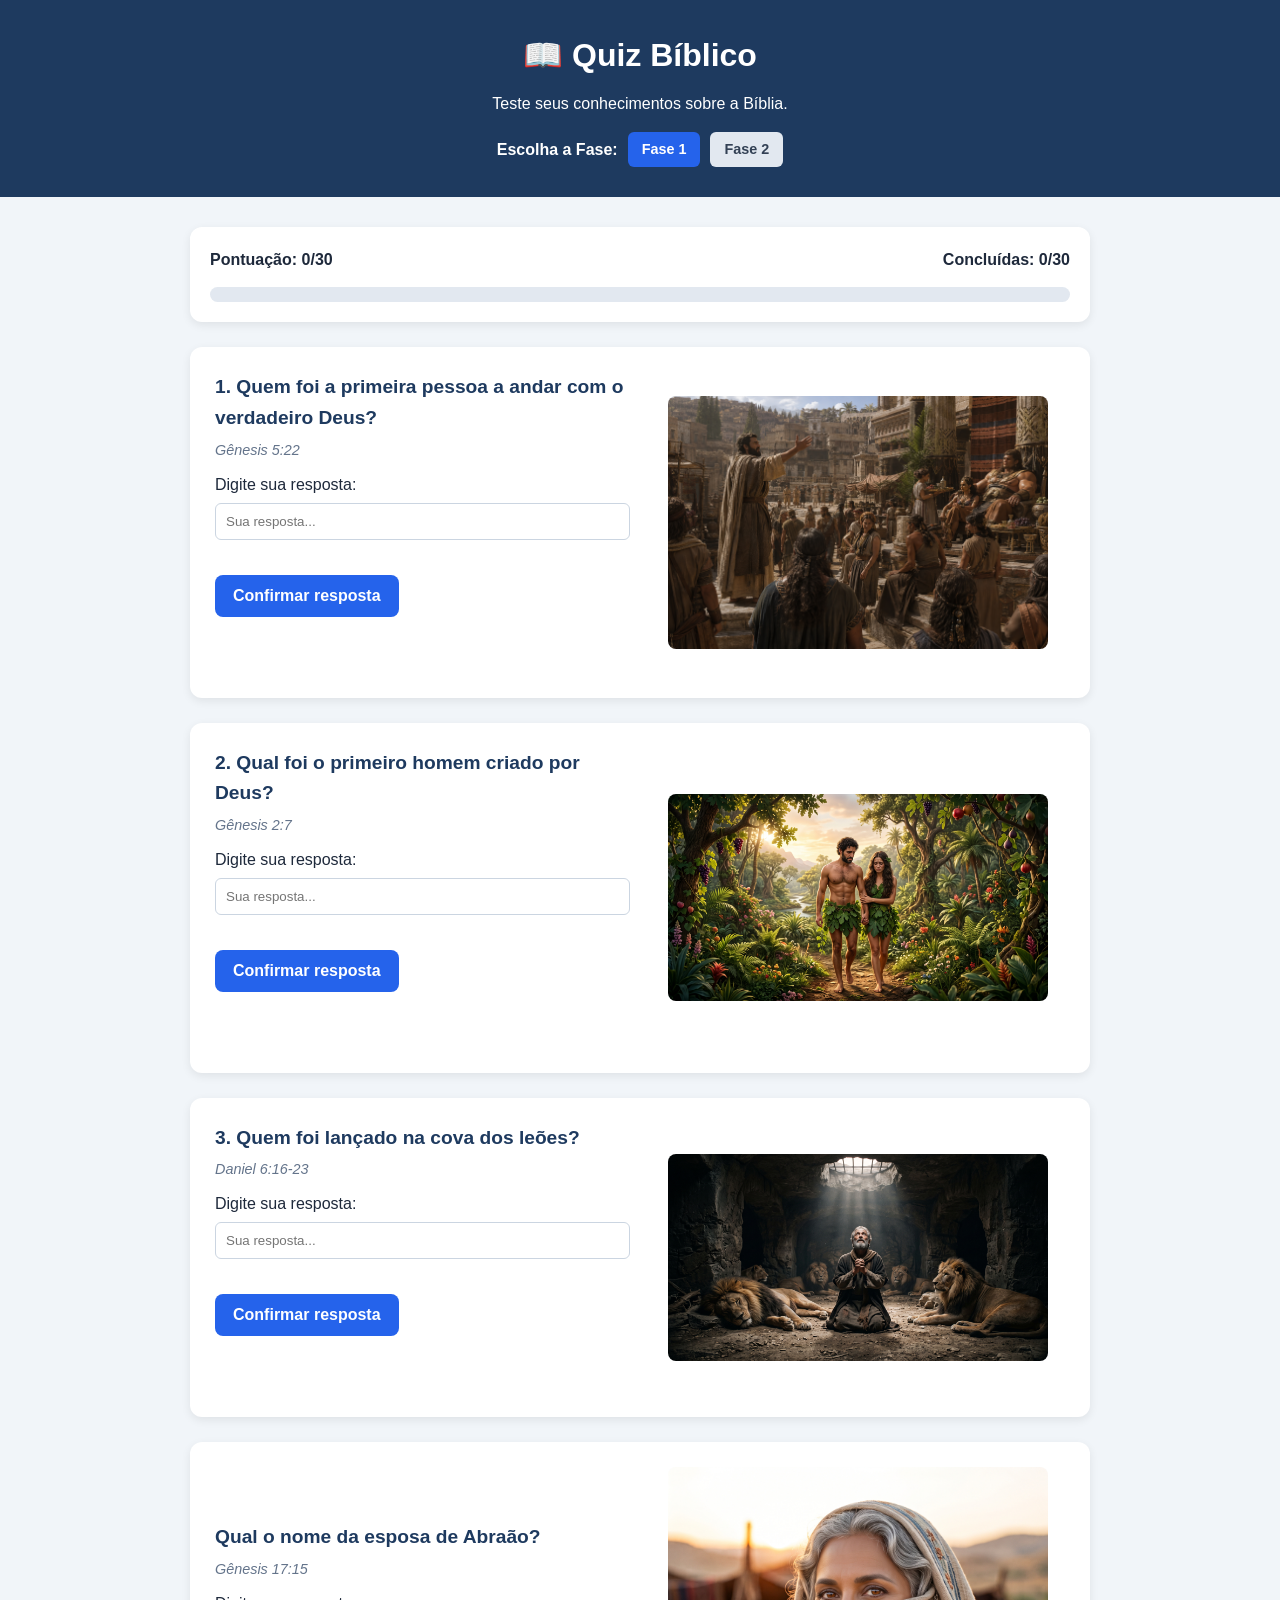
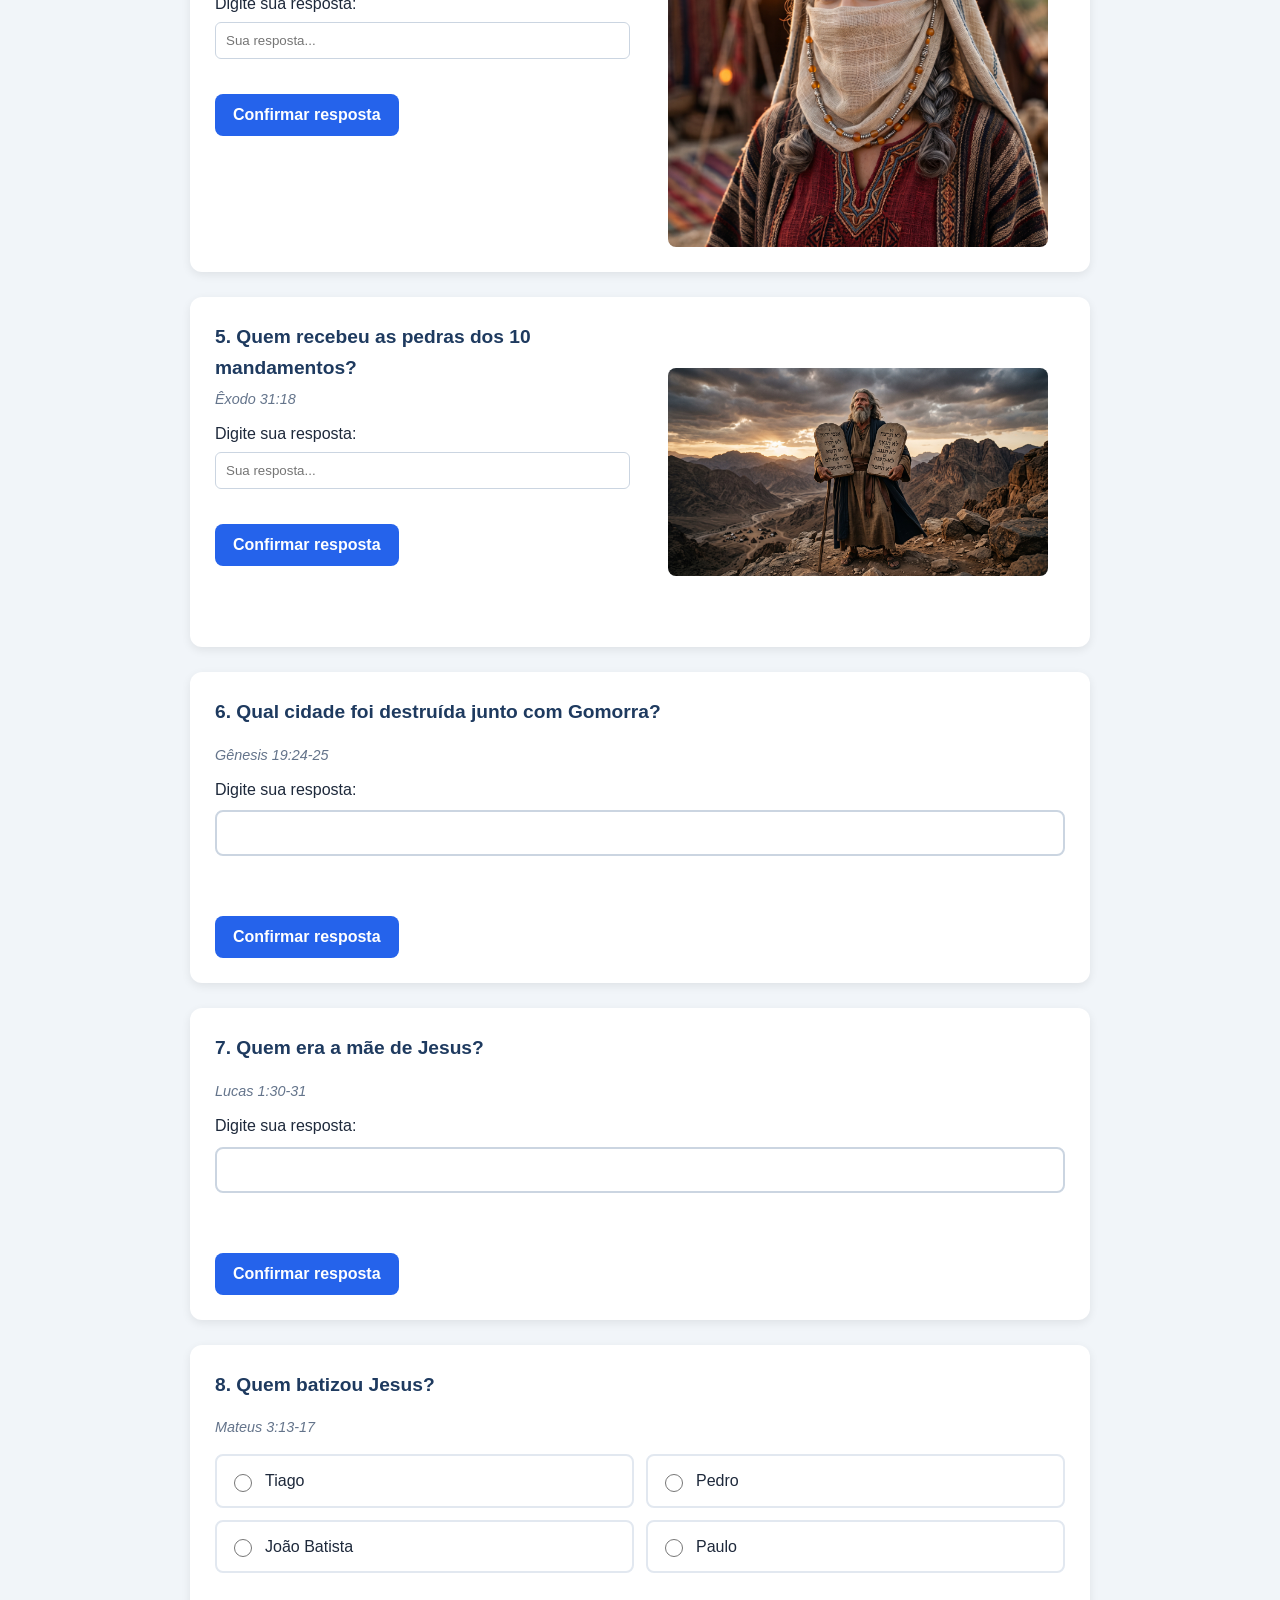
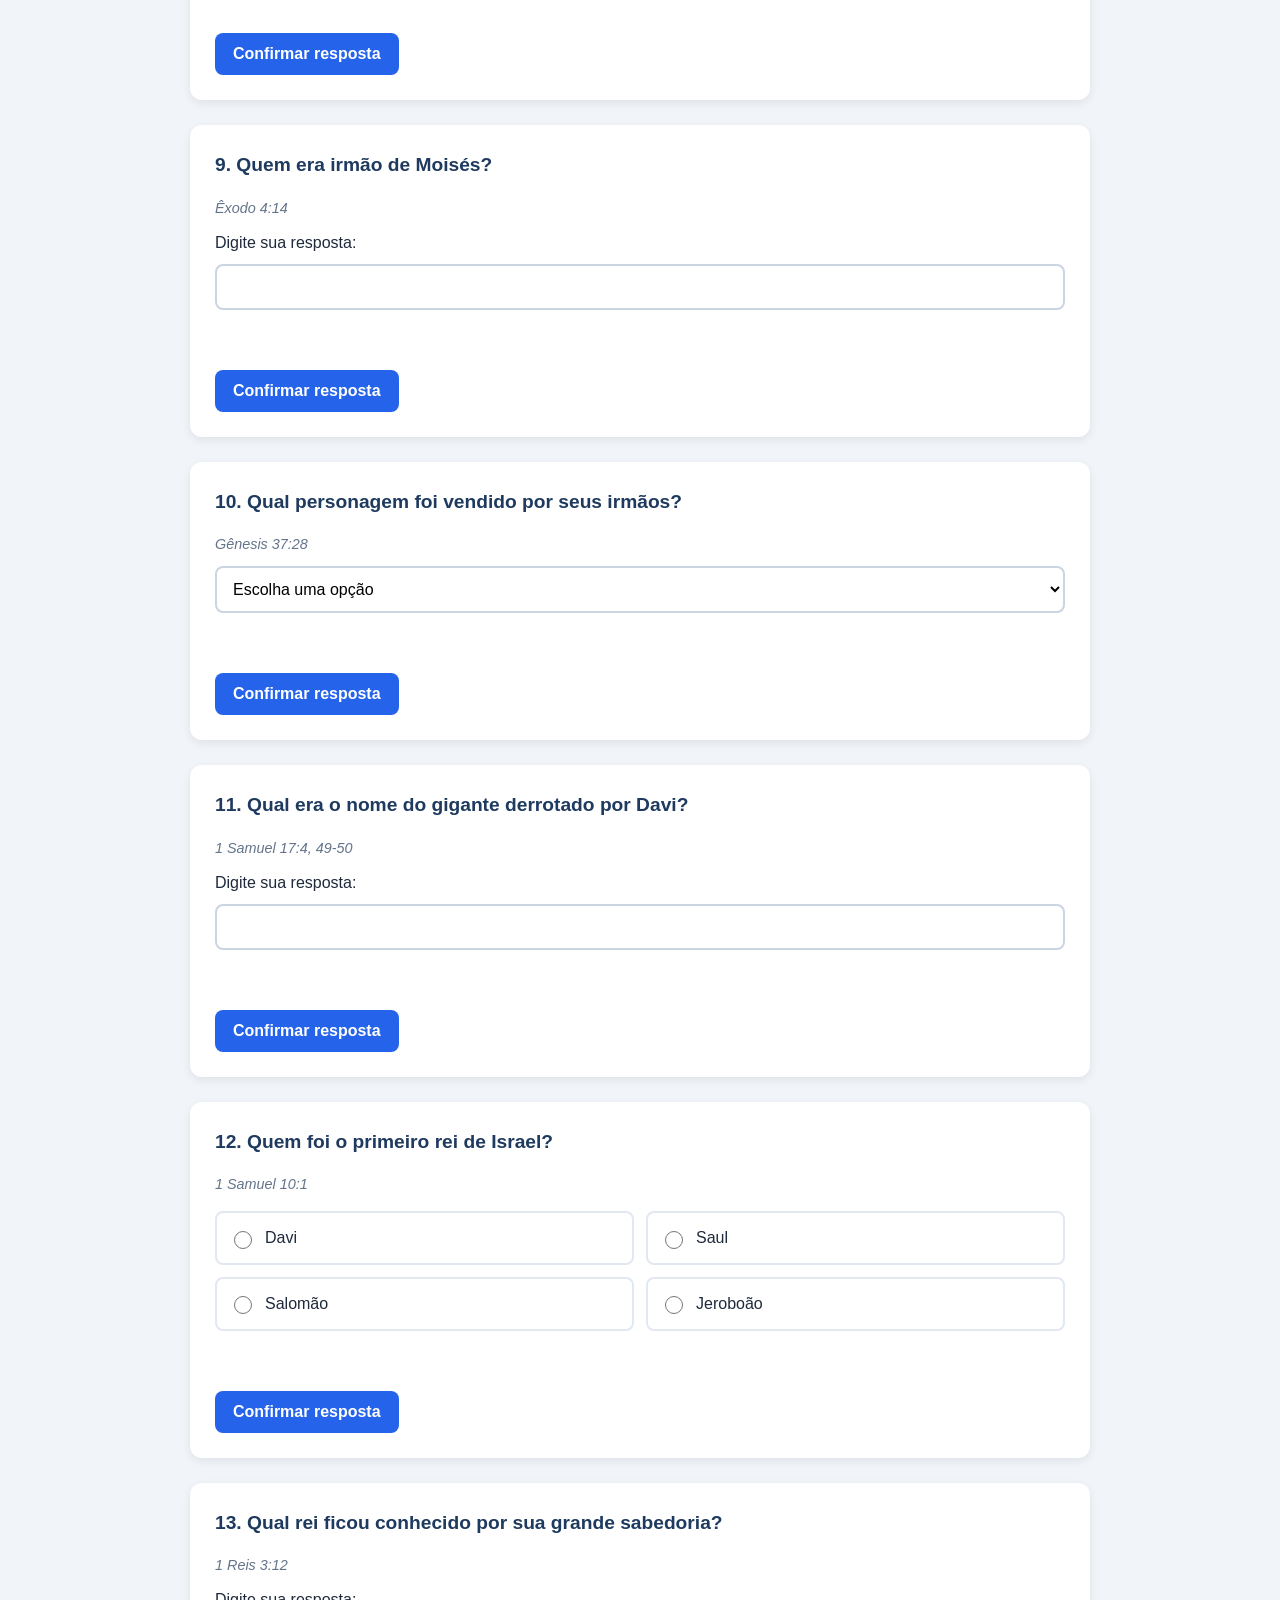
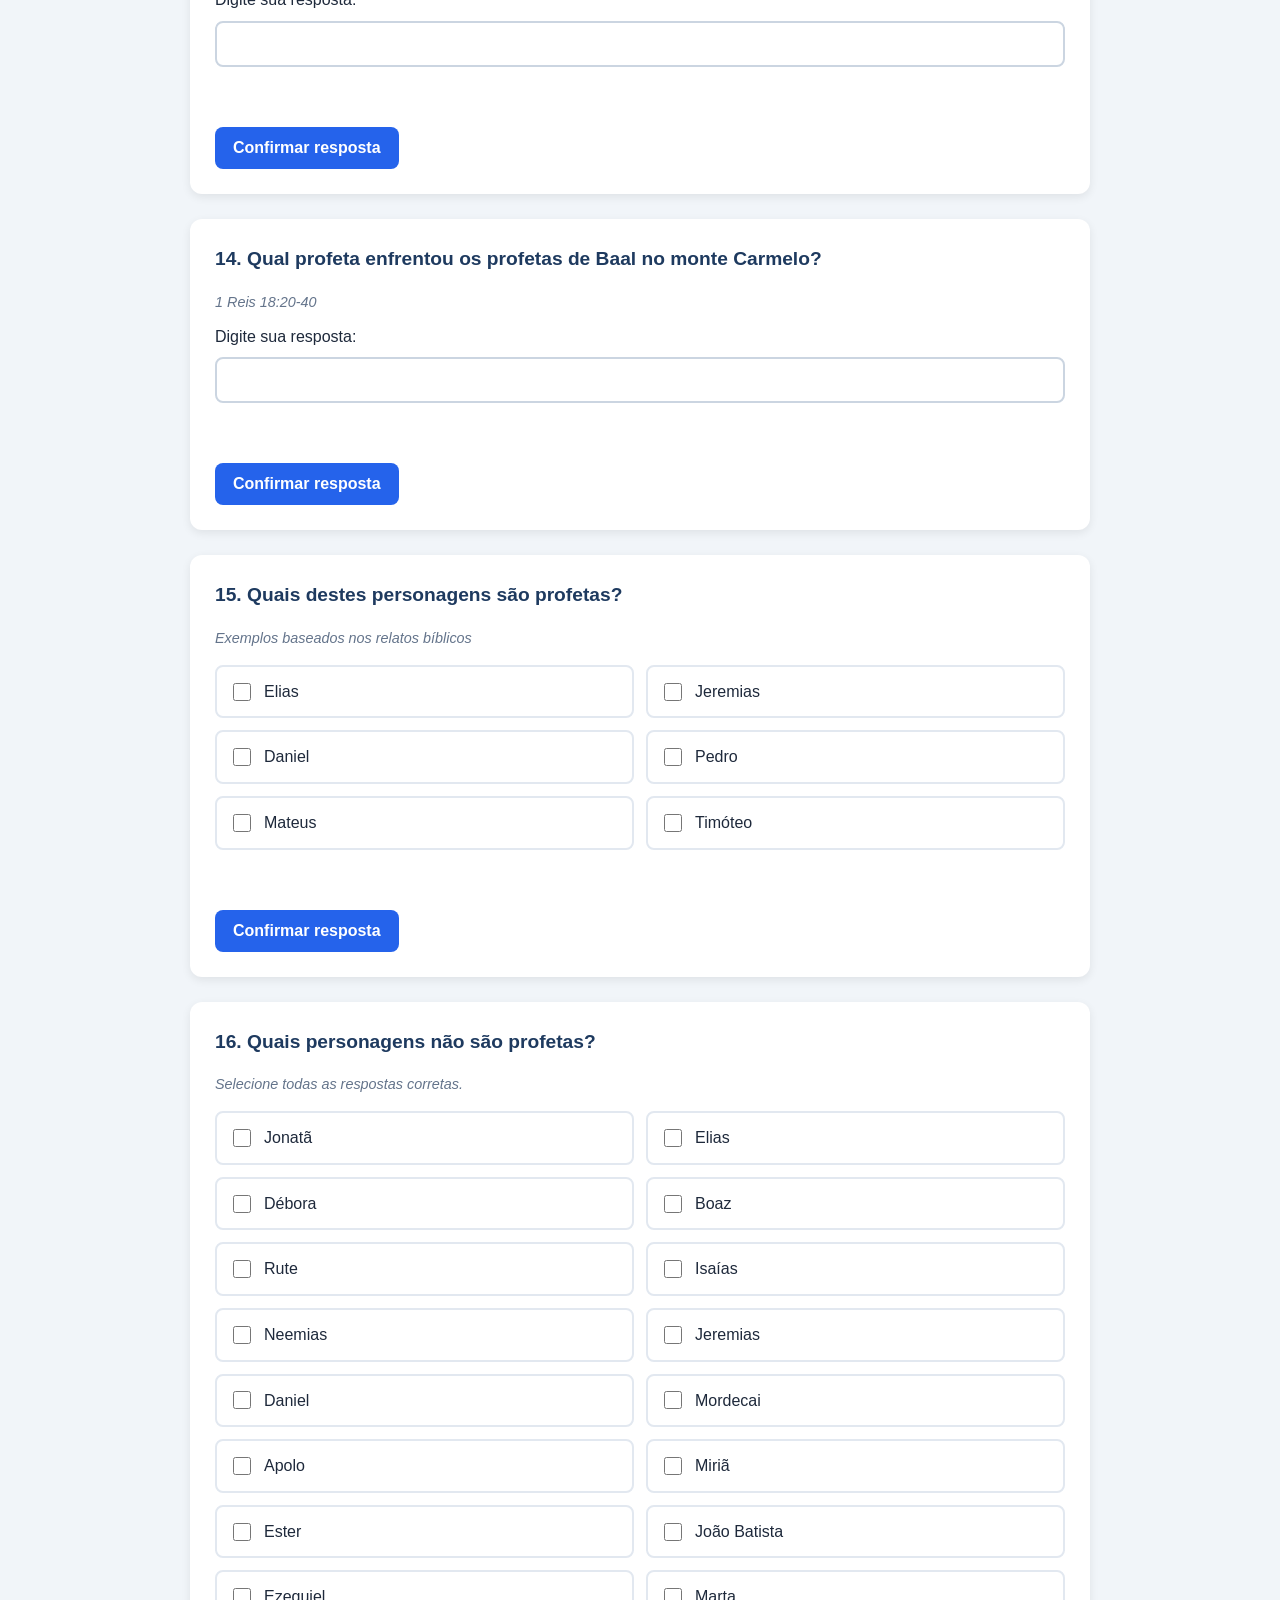
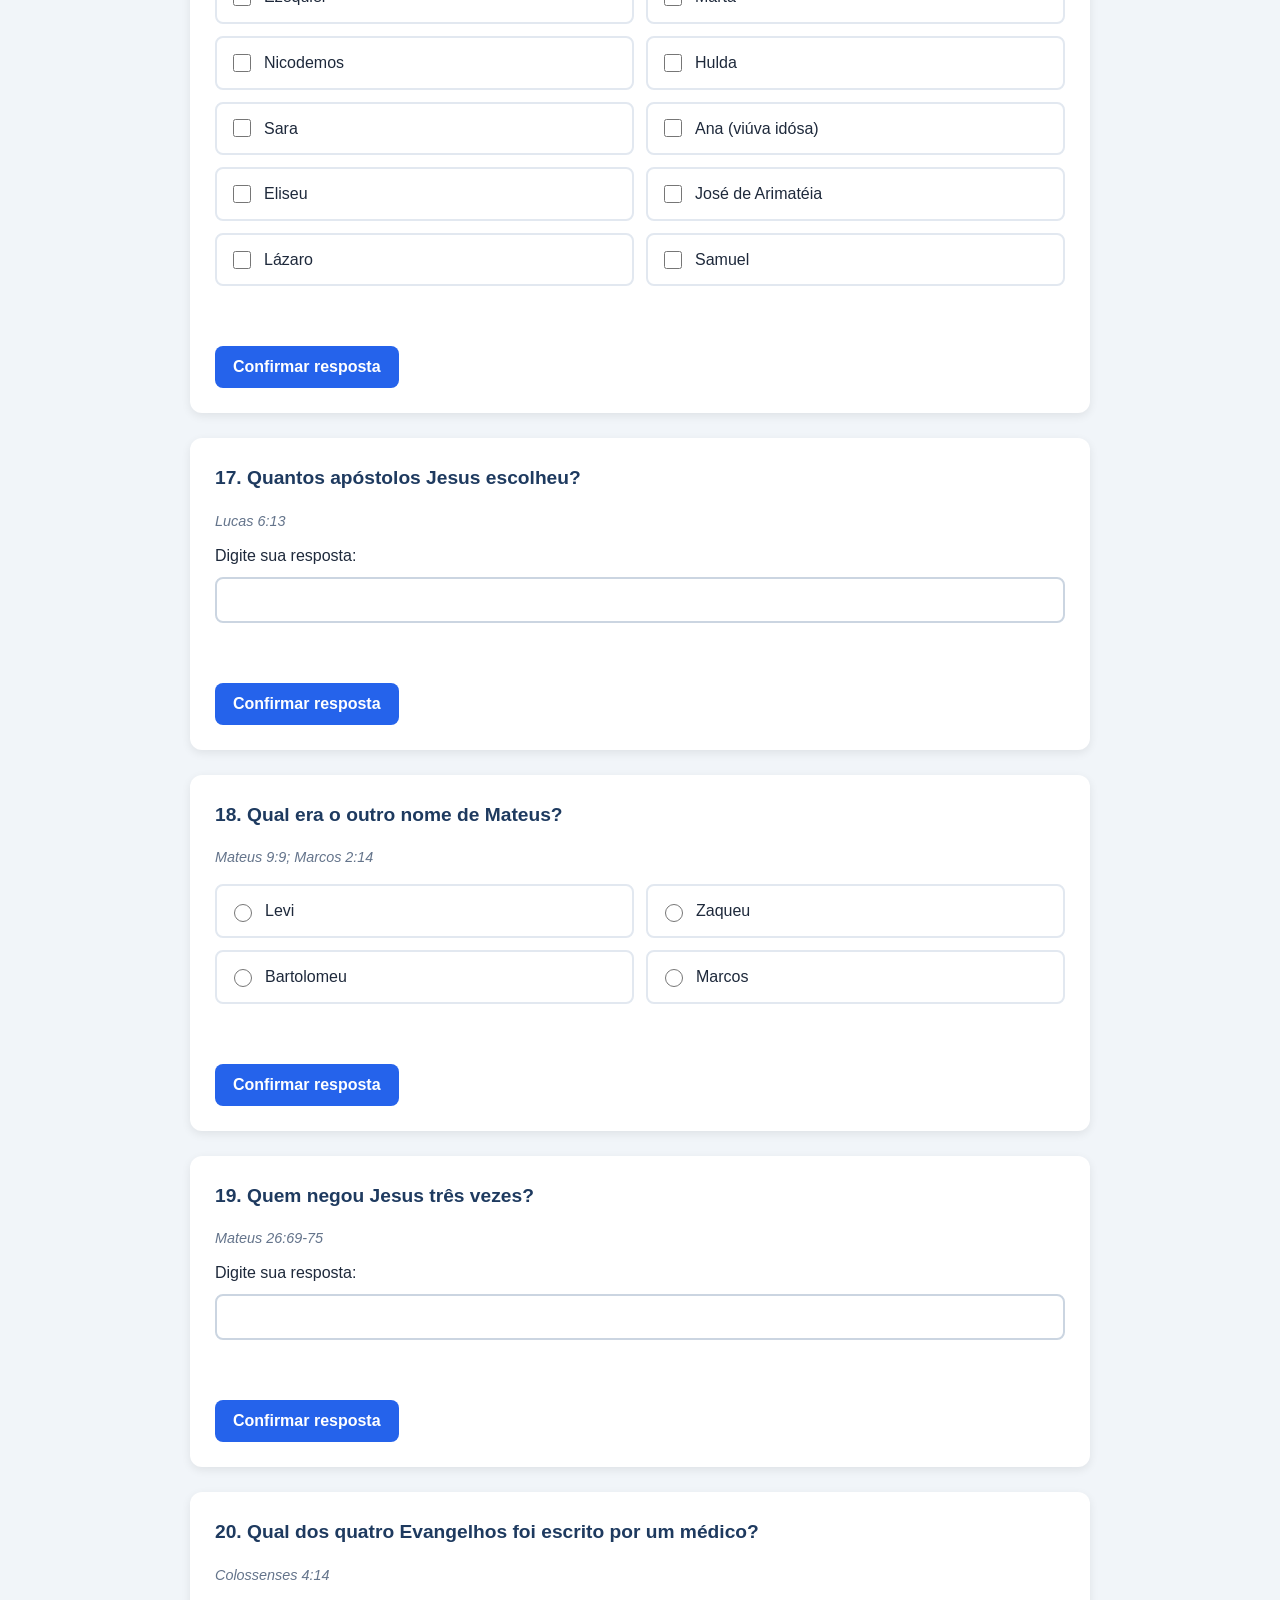
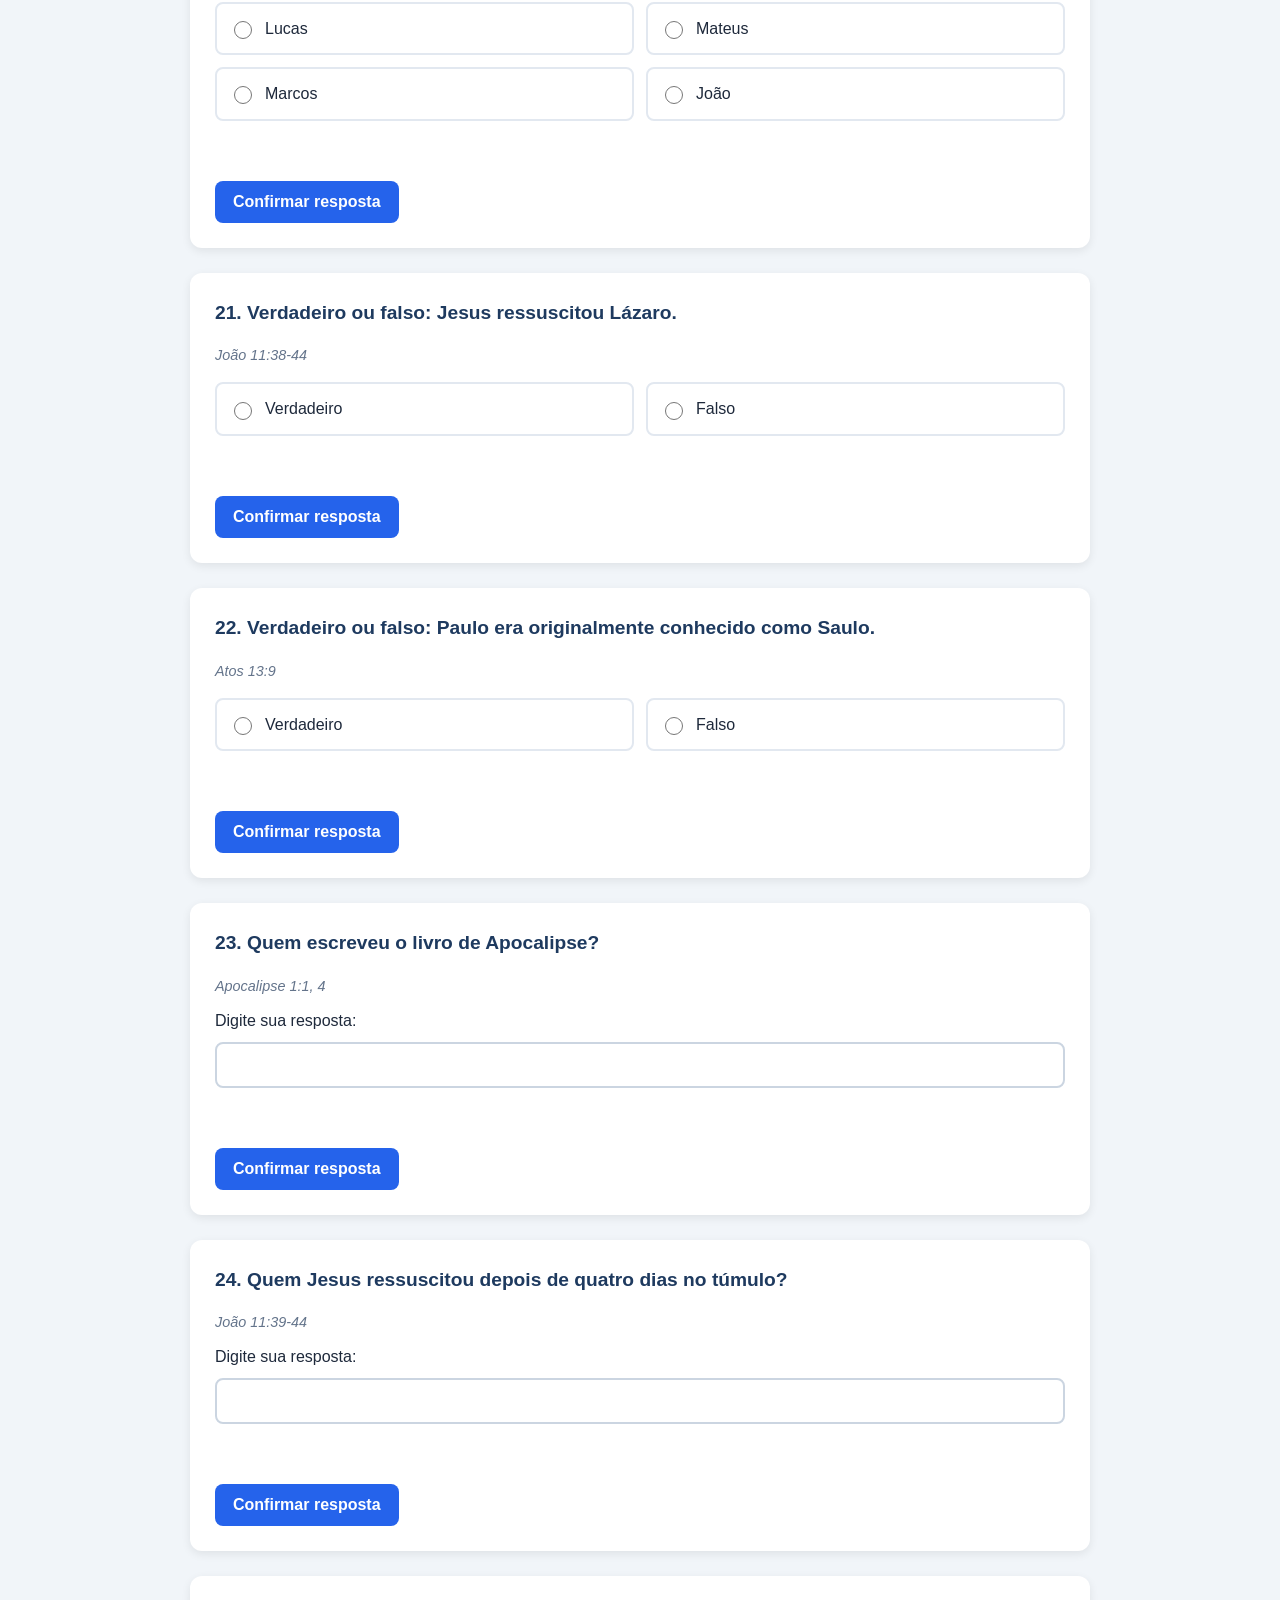
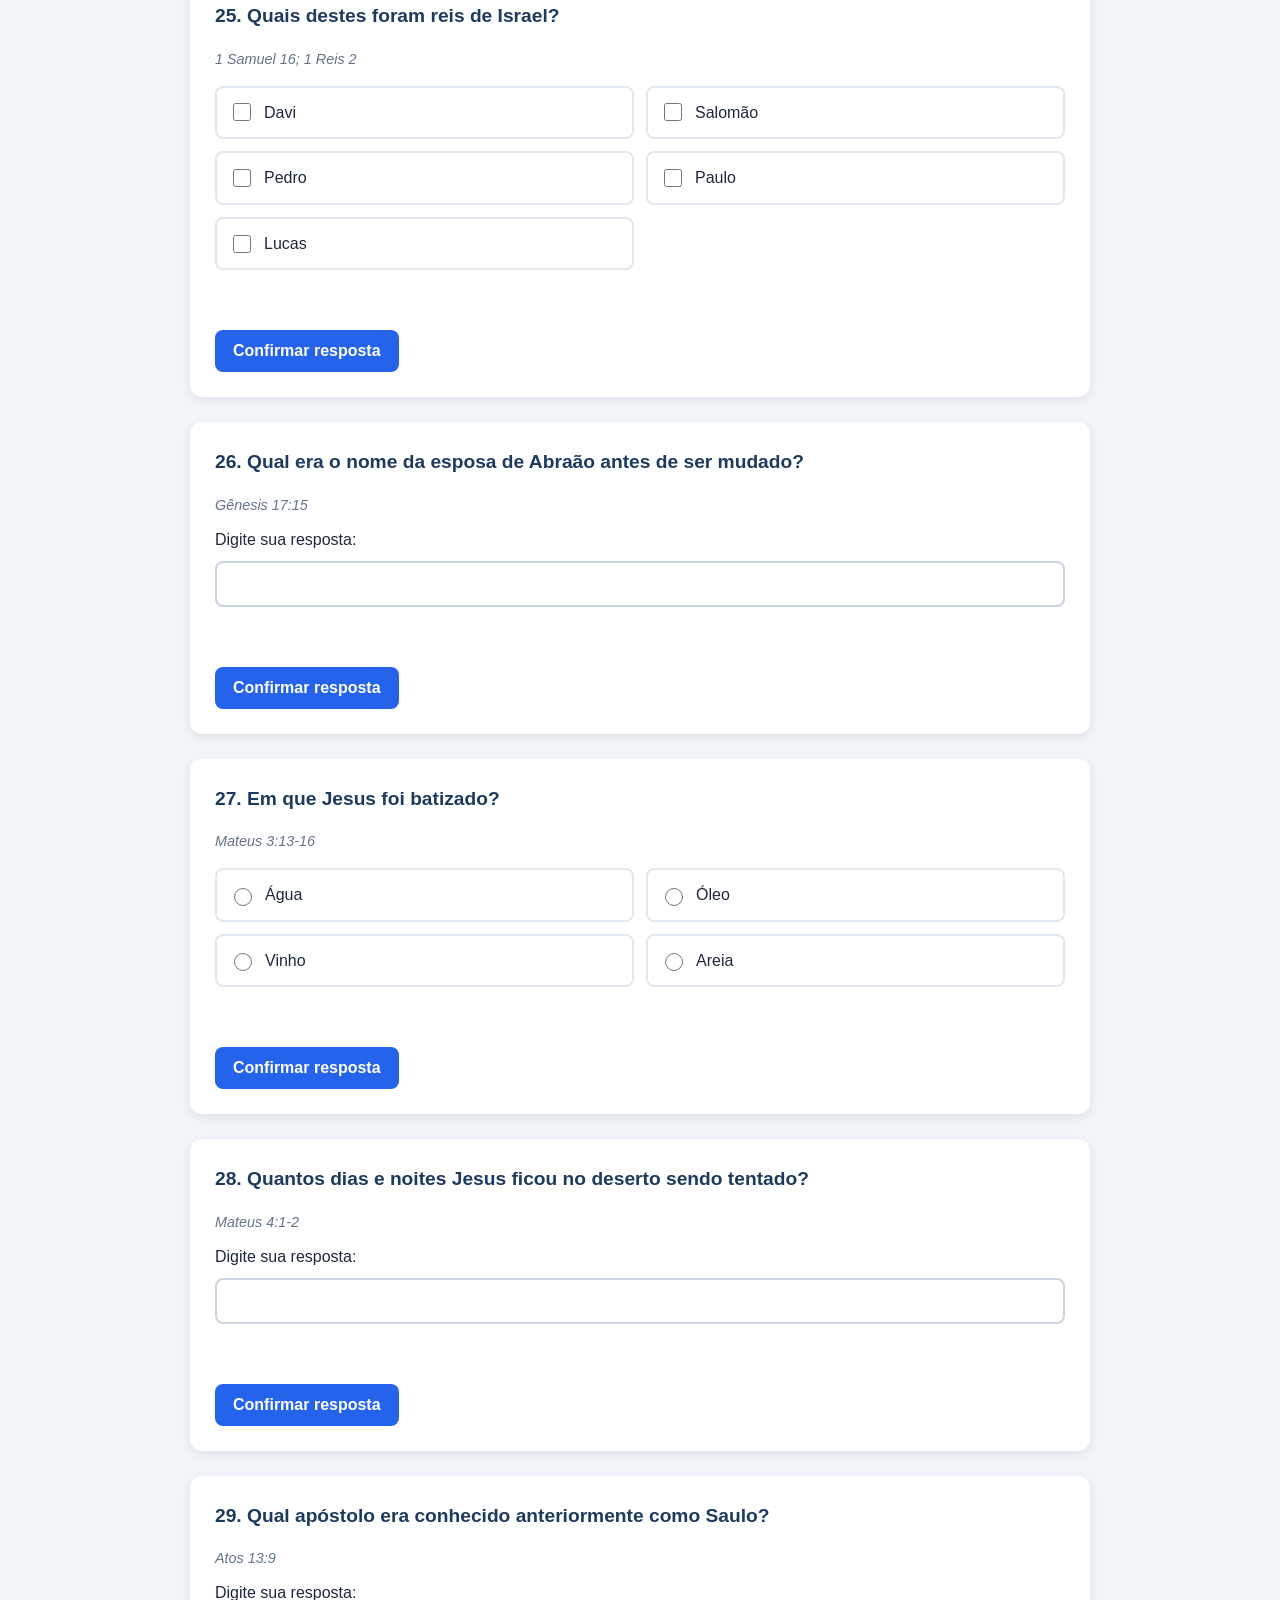
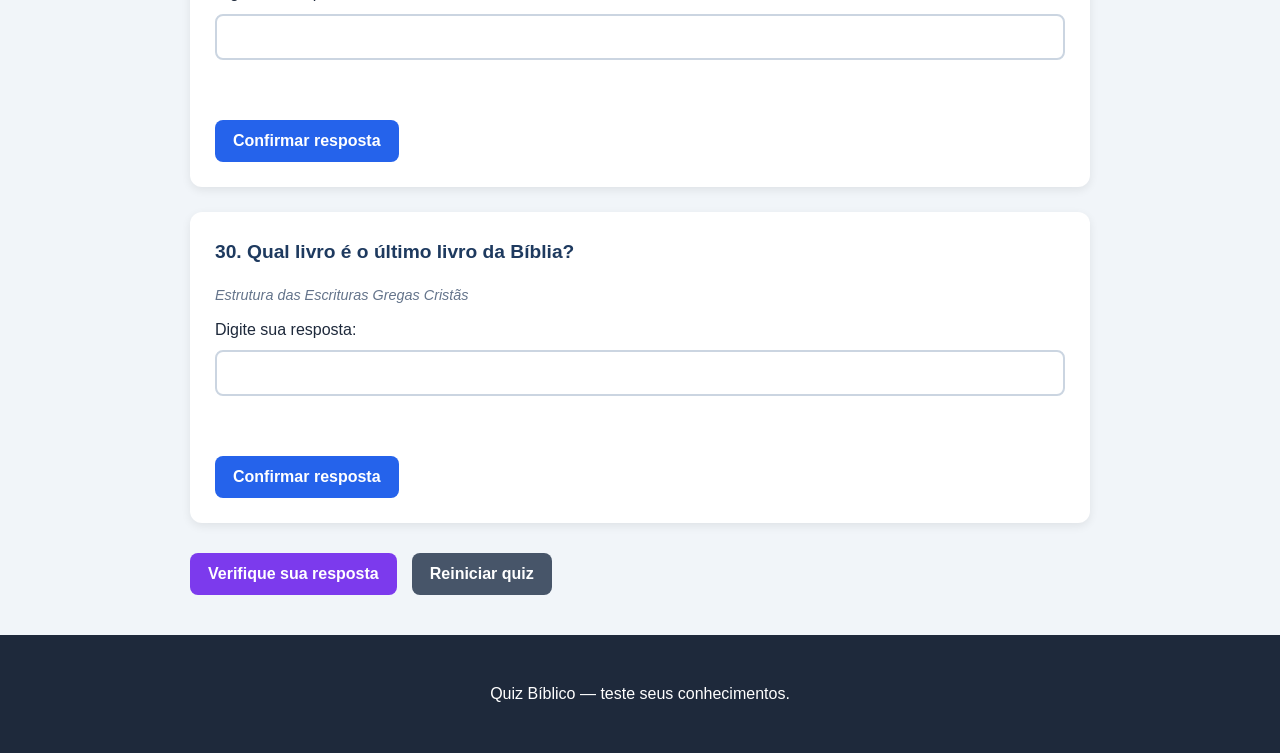
<file: index.html>
<!DOCTYPE html>
<html lang="pt-BR">

<head>
    <meta charset="UTF-8">

    <meta
        name="viewport"
        content="width=device-width, initial-scale=1.0">

    <title>Quiz Bíblico</title>

   <link rel="stylesheet" href="style.css">
</head>


<body>


    <!-- =====================================================
         CABEÇALHO
    ====================================================== -->

    <header>

        <h1>📖 Quiz Bíblico</h1>

        <p>
            Teste seus conhecimentos sobre a Bíblia.
        </p>

        <!-- SELETOR DE NÍVEL / FASES -->
        <div class="selecao-fase">
            <span>Escolha a Fase:</span>
            <a href="index.html" class="botao-fase ativa">Fase 1</a>
            <a href="https://guilhermejjw.github.io/quiz-biblico-nivel-2/" class="botao-fase">Fase 2</a>
        </div>

    </header>


    <!-- =====================================================
         CONTEÚDO PRINCIPAL
    ====================================================== -->

    <main>


        <!-- =================================================
             PAINEL
        ================================================== -->

        <section
            class="painel"
            aria-label="Informações do quiz">

            <div class="informacoes">

                <div>
                    Pontuação:
                    <span id="pontuacao">0</span>/30
                </div>
                

                <div>
                    Concluídas:
                    <span id="concluidas">0</span>/30
                </div>

            </div>

            <div class="barra-container">

                <div
                    class="barra-progresso"
                    id="barraProgresso">
                </div>

            </div>

        </section>



        <!-- =================================================
             QUIZ
        ================================================== -->

        <form id="quiz">


          <!-- =================================================
                 PERGUNTA 1
            ================================================== -->
            <section class="pergunta">

                <div class="conteudo-pergunta">
                    
                    <!-- LADO ESQUERDO: Texto, referência, campo e botão -->
                    <div class="lado-texto">
                        <h2 class="titulo-pergunta">1. Quem foi a primeira pessoa a andar com o verdadeiro Deus?</h2>
                        <span class="referencia">Gênesis 5:22</span>
                        
                        <label for="p1">Digite sua resposta:</label>
                        <input type="text" id="p1" class="campo-resposta" placeholder="Sua resposta...">
                        
                        <button class="botao-confirmar" onclick="verificarQuestao(1)">Confirmar resposta</button>

                        <p id="msg1" class="mensagem"></p>
                    </div>

                    <!-- LADO DIREITO: Imagem -->
                    <div class="lado-imagem">
                        <img 
                            src="imagens/enoque.png" 
                            alt="Ilustração da pergunta 1" 
                            class="imagem-pergunta"
                            onclick="ampliarImagem(this)"
                        >
                    </div>

                </div>

            </section>

           <!-- =================================================
                 PERGUNTA 2
            ================================================== -->
            <section class="pergunta">

                <div class="conteudo-pergunta">
                    
                    <!-- LADO ESQUERDO: Texto, referência, campo e botão -->
                    <div class="lado-texto">
                        <h2 class="titulo-pergunta">2. Qual foi o primeiro homem criado por Deus?</h2>
                        <span class="referencia">Gênesis 2:7</span>
                        
                        <label for="p2">Digite sua resposta:</label>
                        <input type="text" id="p2" class="campo-resposta" autocomplete="off" placeholder="Sua resposta...">
                        
                        <!-- Chama a função verificarQuestao(2) -->
                        <button type="button" class="botao-confirmar" onclick="verificarQuestao(2)">Confirmar resposta</button>

                        <p id="msg2" class="mensagem" aria-live="polite"></p>
                    </div>

                    <!-- LADO DIREITO: Imagem -->
                    <div class="lado-imagem">
                        <img 
                            src="imagens/adao.jfif" 
                            alt="Ilustração da pergunta 2" 
                            class="imagem-pergunta"
                            onclick="ampliarImagem(this)"
                        >
                    </div>

                </div>

            </section>

            <!-- =================================================
                 PERGUNTA 3
            ================================================== -->
<section class="pergunta">

                <div class="conteudo-pergunta">
                    
                    <!-- LADO ESQUERDO: Texto, referência, campo e botão -->
                    <div class="lado-texto">
                        <h2 class="titulo-pergunta">3. Quem foi lançado na cova dos leões?</h2>
                        <span class="referencia">Daniel 6:16-23</span>
                        
                        <label for="p3">Digite sua resposta:</label>
                        <input type="text" id="p3" class="campo-resposta" autocomplete="off" placeholder="Sua resposta...">
                        
                        <!-- Chama a função verificarQuestao(3) -->
                        <button type="button" class="botao-confirmar" onclick="verificarQuestao(3)">Confirmar resposta</button>

                        <p id="msg3" class="mensagem" aria-live="polite"></p>
                    </div>

                    <!-- LADO DIREITO: Imagem -->
                    <div class="lado-imagem">
                        <img 
                            src="imagens/daniel.jfif" 
                            alt="Ilustração da pergunta 3" 
                            class="imagem-pergunta"
                            onclick="ampliarImagem(this)"
                        >
                    </div>

                </div>

            </section>


            <!-- =================================================
                 PERGUNTA 4
            ================================================== -->

            <section class="pergunta">

                <div class="conteudo-pergunta">
                    
                    <!-- LADO ESQUERDO: Texto, referência, campo e botão -->
                    <div class="lado-texto">
                        <h2 class="titulo-pergunta">Qual o nome da esposa de Abraão?</h2>
                        <span class="referencia">Gênesis 17:15</span>
                        
                        <label for="p4">Digite sua resposta:</label>
                        <input type="text" id="p4" class="campo-resposta" autocomplete="off" placeholder="Sua resposta...">
                        
                        <!-- Chama a função verificarQuestao(2) -->
                        <button type="button" class="botao-confirmar" onclick="verificarQuestao(3)">Confirmar resposta</button>

                        <p id="msg4" class="mensagem" aria-live="polite"></p>
                    </div>

                    <!-- LADO DIREITO: Imagem -->
                    <div class="lado-imagem">
                        <img 
                            src="imagens/sara.jfif" 
                            alt="Ilustração da pergunta 4" 
                            class="imagem-pergunta"
                            onclick="ampliarImagem(this)"
                        >
                    </div>

                </div>

            </section>

            <!-- =================================================
                 PERGUNTA 5
            ================================================== -->

            <section class="pergunta">

                <div class="conteudo-pergunta">
                    
                    <!-- LADO ESQUERDO: Texto, referência, campo e botão -->
                    <div class="lado-texto">
                        <h2 class="titulo-pergunta">5. Quem recebeu as pedras dos 10 mandamentos?</h2>
                        <span class="referencia">Êxodo 31:18</span>
                        
                        <label for="p5">Digite sua resposta:</label>
                        <input type="text" id="p5" class="campo-resposta" placeholder="Sua resposta...">
                        
                        <button class="botao-confirmar" onclick="verificarQuestao(5)">Confirmar resposta</button>

                        <p id="msg5" class="mensagem"></p>
                    </div>

                    <!-- LADO DIREITO: Imagem -->
                    <div class="lado-imagem">
                        <img 
                            src="imagens/moises.jfif" 
                            alt="Ilustração da pergunta 5" 
                            class="imagem-pergunta"
                            onclick="ampliarImagem(this)"
                        >
                    </div>

                </div>

            </section>
 

            <!-- =================================================
                 PERGUNTA 6
            ================================================== -->

            <section class="pergunta">

                <h2>
                    6. Qual cidade foi destruída junto com Gomorra?
                </h2>

                <span class="referencia">
                    Gênesis 19:24-25
                </span>

                <label for="p6">
                    Digite sua resposta:
                </label>

                <input
                    type="text"
                    id="p6"
                    class="campo-texto"
                    autocomplete="off">

                <div
                    id="msg6"
                    class="mensagem"
                    aria-live="polite">
                </div>

                <button
                    type="button"
                    class="botao-confirmar"
                    onclick="verificarQuestao(6)">

                    Confirmar resposta

                </button>

            </section>



            <!-- =================================================
                 PERGUNTA 7
            ================================================== -->

            <section class="pergunta">

                <h2>
                    7. Quem era a mãe de Jesus?
                </h2>

                <span class="referencia">
                    Lucas 1:30-31
                </span>

                <label for="p7">
                    Digite sua resposta:
                </label>

                <input
                    type="text"
                    id="p7"
                    class="campo-texto"
                    autocomplete="off">

                <div
                    id="msg7"
                    class="mensagem"
                    aria-live="polite">
                </div>

                <button
                    type="button"
                    class="botao-confirmar"
                    onclick="verificarQuestao(7)">

                    Confirmar resposta

                </button>

            </section>



            <!-- =================================================
                 PERGUNTA 8
            ================================================== -->

            <section class="pergunta">

                <h2>
                    8. Quem batizou Jesus?
                </h2>

                <span class="referencia">
                    Mateus 3:13-17
                </span>

                <div class="opcoes">

                    <label class="opcao">
                        <input
                            type="radio"
                            name="p8"
                            value="tiago">
                        Tiago
                    </label>

                    <label class="opcao">
                        <input
                            type="radio"
                            name="p8"
                            value="pedro">
                        Pedro
                    </label>

                    <label class="opcao">
                        <input
                            type="radio"
                            name="p8"
                            value="joao">
                        João Batista
                    </label>

                    <label class="opcao">
                        <input
                            type="radio"
                            name="p8"
                            value="Paulo">
                        Paulo
                    </label>

                </div>

                <div
                    id="msg8"
                    class="mensagem"
                    aria-live="polite">
                </div>

                <button
                    type="button"
                    class="botao-confirmar"
                    onclick="verificarQuestao(8)">

                    Confirmar resposta

                </button>

            </section>



            <!-- =================================================
                 PERGUNTA 9
            ================================================== -->

            <section class="pergunta">

                <h2>
                    9. Quem era irmão de Moisés?
                </h2>

                <span class="referencia">
                    Êxodo 4:14
                </span>

                <label for="p9">
                    Digite sua resposta:
                </label>

                <input
                    type="text"
                    id="p9"
                    class="campo-texto"
                    autocomplete="off">

                <div
                    id="msg9"
                    class="mensagem"
                    aria-live="polite">
                </div>

                <button
                    type="button"
                    class="botao-confirmar"
                    onclick="verificarQuestao(9)">

                    Confirmar resposta

                </button>

            </section>



            <!-- =================================================
                 PERGUNTA 10
            ================================================== -->

            <section class="pergunta">

                <h2>
                    10. Qual personagem foi vendido por seus irmãos?
                </h2>

                <span class="referencia">
                    Gênesis 37:28
                </span>

                <select id="p10">

                    <option value="">
                        Escolha uma opção
                    </option>

                    <option value="jose">
                        José
                    </option>

                    <option value="benjamim">
                        Benjamim
                    </option>

                    <option value="isaque">
                        Isaque
                    </option>

                    <option value="jacó">
                        Jacó
                    </option>

                </select>

                <div
                    id="msg10"
                    class="mensagem"
                    aria-live="polite">
                </div>

                <button
                    type="button"
                    class="botao-confirmar"
                    onclick="verificarQuestao(10)">

                    Confirmar resposta

                </button>

            </section>



            <!-- =================================================
                 PERGUNTA 11
            ================================================== -->

            <section class="pergunta">

                <h2>
                    11. Qual era o nome do gigante derrotado por Davi?
                </h2>

                <span class="referencia">
                    1 Samuel 17:4, 49-50
                </span>

                <label for="p11">
                    Digite sua resposta:
                </label>

                <input
                    type="text"
                    id="p11"
                    class="campo-texto"
                    autocomplete="off">

                <div
                    id="msg11"
                    class="mensagem"
                    aria-live="polite">
                </div>

                <button
                    type="button"
                    class="botao-confirmar"
                    onclick="verificarQuestao(11)">

                    Confirmar resposta

                </button>

            </section>



            <!-- =================================================
                 PERGUNTA 12
            ================================================== -->

            <section class="pergunta">

                <h2>
                    12. Quem foi o primeiro rei de Israel?
                </h2>

                <span class="referencia">
                    1 Samuel 10:1
                </span>

                <div class="opcoes">

                    <label class="opcao">
                        <input
                            type="radio"
                            name="p12"
                            value="davi">
                        Davi
                    </label>

                    <label class="opcao">
                        <input
                            type="radio"
                            name="p12"
                            value="saul">
                        Saul
                    </label>

                    <label class="opcao">
                        <input
                            type="radio"
                            name="p12"
                            value="salomao">
                        Salomão
                    </label>

                    <label class="opcao">
                        <input
                            type="radio"
                            name="p12"
                            value="jeroboao">
                        Jeroboão
                    </label>

                </div>

                <div
                    id="msg12"
                    class="mensagem"
                    aria-live="polite">
                </div>

                <button
                    type="button"
                    class="botao-confirmar"
                    onclick="verificarQuestao(12)">

                    Confirmar resposta

                </button>

            </section>



            <!-- =================================================
                 PERGUNTA 13
            ================================================== -->

            <section class="pergunta">

                <h2>
                    13. Qual rei ficou conhecido por sua grande sabedoria?
                </h2>

                <span class="referencia">
                    1 Reis 3:12
                </span>

                <label for="p13">
                    Digite sua resposta:
                </label>

                <input
                    type="text"
                    id="p13"
                    class="campo-texto"
                    autocomplete="off">

                <div
                    id="msg13"
                    class="mensagem"
                    aria-live="polite">
                </div>

                <button
                    type="button"
                    class="botao-confirmar"
                    onclick="verificarQuestao(13)">

                    Confirmar resposta

                </button>

            </section>



            <!-- =================================================
                 PERGUNTA 14
            ================================================== -->

            <section class="pergunta">

                <h2>
                    14. Qual profeta enfrentou os profetas de Baal no monte Carmelo?
                </h2>

                <span class="referencia">
                    1 Reis 18:20-40
                </span>

                <label for="p14">
                    Digite sua resposta:
                </label>

                <input
                    type="text"
                    id="p14"
                    class="campo-texto"
                    autocomplete="off">

                <div
                    id="msg14"
                    class="mensagem"
                    aria-live="polite">
                </div>

                <button
                    type="button"
                    class="botao-confirmar"
                    onclick="verificarQuestao(14)">

                    Confirmar resposta

                </button>

            </section>



            <!-- =================================================
                 PERGUNTA 15
            ================================================== -->

            <section class="pergunta">

                <h2>
                    15. Quais destes personagens são profetas?
                </h2>

                <span class="referencia">
                    Exemplos baseados nos relatos bíblicos
                </span>

                <div class="opcoes">

                    <label class="opcao">
                        <input
                            type="checkbox"
                            name="p15"
                            value="elias">
                        Elias
                    </label>

                    <label class="opcao">
                        <input
                            type="checkbox"
                            name="p15"
                            value="jeremias">
                        Jeremias
                    </label>

                    <label class="opcao">
                        <input
                            type="checkbox"
                            name="p15"
                            value="daniel">
                        Daniel
                    </label>

                    <label class="opcao">
                        <input
                            type="checkbox"
                            name="p15"
                            value="pedro">
                        Pedro
                    </label>

                    <label class="opcao">
                        <input
                            type="checkbox"
                            name="p15"
                            value="mateus">
                        Mateus
                    </label>

                    <label class="opcao">
                        <input
                            type="checkbox"
                            name="p15"
                            value="timoteo">
                        Timóteo
                    </label>

                </div>

                <div
                    id="msg15"
                    class="mensagem"
                    aria-live="polite">
                </div>

                <button
                    type="button"
                    class="botao-confirmar"
                    onclick="verificarQuestao(15)">

                    Confirmar resposta

                </button>

            </section>



            <!-- =================================================
                 PERGUNTA 16
            ================================================== -->

            <section class="pergunta">

                <h2>
                    16. Quais personagens não são profetas?
                </h2>

                <span class="referencia">
                    Selecione todas as respostas corretas.
                </span>

                <div class="opcoes">

                    <label class="opcao">
    <input type="checkbox" name="p16" value="jonata">
    Jonatã
</label>

<label class="opcao">
    <input type="checkbox" name="p16" value="elias">
    Elias
</label>

<label class="opcao">
    <input type="checkbox" name="p16" value="debora">
    Débora
</label>

<label class="opcao">
    <input type="checkbox" name="p16" value="boaz">
    Boaz
</label>

<label class="opcao">
    <input type="checkbox" name="p16" value="rute">
    Rute
</label>

<label class="opcao">
    <input type="checkbox" name="p16" value="isaias">
    Isaías
</label>

<label class="opcao">
    <input type="checkbox" name="p16" value="neemias">
    Neemias
</label>

<label class="opcao">
    <input type="checkbox" name="p16" value="jeremias">
    Jeremias
</label>

<label class="opcao">
    <input type="checkbox" name="p16" value="daniel">
    Daniel
</label>

<label class="opcao">
    <input type="checkbox" name="p16" value="mordecai">
    Mordecai
</label>

<label class="opcao">
    <input type="checkbox" name="p16" value="apolo">
    Apolo
</label>

<label class="opcao">
    <input type="checkbox" name="p16" value="miria">
    Miriã
</label>

<label class="opcao">
    <input type="checkbox" name="p16" value="ester">
    Ester
</label>

<label class="opcao">
    <input type="checkbox" name="p16" value="joaobatista">
    João Batista
</label>

<label class="opcao">
    <input type="checkbox" name="p16" value="ezequiel">
    Ezequiel
</label>

<label class="opcao">
    <input type="checkbox" name="p16" value="marta">
    Marta
</label>

<label class="opcao">
    <input type="checkbox" name="p16" value="nicodemos">
    Nicodemos
</label>

<label class="opcao">
    <input type="checkbox" name="p16" value="hulda">
    Hulda
</label>

<label class="opcao">
    <input type="checkbox" name="p16" value="sara">
    Sara
</label>

<label class="opcao">
    <input type="checkbox" name="p16" value="ana">
    Ana (viúva idósa)
</label>

<label class="opcao">
    <input type="checkbox" name="p16" value="eliseu">
    Eliseu
</label>

<label class="opcao">
    <input type="checkbox" name="p16" value="josearimateia">
    José de Arimatéia
</label>

<label class="opcao">
    <input type="checkbox" name="p16" value="lazaro">
    Lázaro
</label>

<label class="opcao">
    <input type="checkbox" name="p16" value="samuel">
    Samuel
</label>

                </div>

                <div
                    id="msg16"
                    class="mensagem"
                    aria-live="polite">
                </div>

                <button
                    type="button"
                    class="botao-confirmar"
                    onclick="verificarQuestao(16)">

                    Confirmar resposta

                </button>

            </section>



            <!-- =================================================
                 PERGUNTA 17
            ================================================== -->

            <section class="pergunta">

                <h2>
                    17. Quantos apóstolos Jesus escolheu?
                </h2>

                <span class="referencia">
                    Lucas 6:13
                </span>

                <label for="p17">
                    Digite sua resposta:
                </label>

                <input
                    type="text"
                    id="p17"
                    class="campo-texto"
                    autocomplete="off">

                <div
                    id="msg17"
                    class="mensagem"
                    aria-live="polite">
                </div>

                <button
                    type="button"
                    class="botao-confirmar"
                    onclick="verificarQuestao(17)">

                    Confirmar resposta

                </button>

            </section>



            <!-- =================================================
                 PERGUNTA 18
            ================================================== -->

            <section class="pergunta">

                <h2>
                    18. Qual era o outro nome de Mateus?
                </h2>

                <span class="referencia">
                    Mateus 9:9; Marcos 2:14
                </span>

                <div class="opcoes">

                    <label class="opcao">
                        <input
                            type="radio"
                            name="p18"
                            value="levi">
                        Levi
                    </label>

                    <label class="opcao">
                        <input
                            type="radio"
                            name="p18"
                            value="zaqueu">
                        Zaqueu
                    </label>

                    <label class="opcao">
                        <input
                            type="radio"
                            name="p18"
                            value="bartolomeu">
                        Bartolomeu
                    </label>

                    <label class="opcao">
                        <input
                            type="radio"
                            name="p18"
                            value="marcos">
                        Marcos
                    </label>

                </div>

                <div
                    id="msg18"
                    class="mensagem"
                    aria-live="polite">
                </div>

                <button
                    type="button"
                    class="botao-confirmar"
                    onclick="verificarQuestao(18)">

                    Confirmar resposta

                </button>

            </section>



            <!-- =================================================
                 PERGUNTA 19
            ================================================== -->

            <section class="pergunta">

                <h2>
                    19. Quem negou Jesus três vezes?
                </h2>

                <span class="referencia">
                    Mateus 26:69-75
                </span>

                <label for="p19">
                    Digite sua resposta:
                </label>

                <input
                    type="text"
                    id="p19"
                    class="campo-texto"
                    autocomplete="off">

                <div
                    id="msg19"
                    class="mensagem"
                    aria-live="polite">
                </div>

                <button
                    type="button"
                    class="botao-confirmar"
                    onclick="verificarQuestao(19)">

                    Confirmar resposta

                </button>

            </section>



            <!-- =================================================
                 PERGUNTA 20
            ================================================== -->

            <section class="pergunta">

                <h2>
                    20. Qual dos quatro Evangelhos foi escrito por um médico?
                </h2>

                <span class="referencia">
                    Colossenses 4:14
                </span>

                <div class="opcoes">

                    <label class="opcao">
                        <input
                            type="radio"
                            name="p20"
                            value="lucas">
                        Lucas
                    </label>

                    <label class="opcao">
                        <input
                            type="radio"
                            name="p20"
                            value="mateus">
                        Mateus
                    </label>

                    <label class="opcao">
                        <input
                            type="radio"
                            name="p20"
                            value="marcos">
                        Marcos
                    </label>

                    <label class="opcao">
                        <input
                            type="radio"
                            name="p20"
                            value="joao">
                        João
                    </label>

                </div>

                <div
                    id="msg20"
                    class="mensagem"
                    aria-live="polite">
                </div>

                <button
                    type="button"
                    class="botao-confirmar"
                    onclick="verificarQuestao(20)">

                    Confirmar resposta

                </button>

            </section>



            <!-- =================================================
                 PERGUNTA 21
            ================================================== -->

            <section class="pergunta">

                <h2>
                    21. Verdadeiro ou falso: Jesus ressuscitou Lázaro.
                </h2>

                <span class="referencia">
                    João 11:38-44
                </span>

                <div class="opcoes">

                    <label class="opcao">
                        <input
                            type="radio"
                            name="p21"
                            value="verdadeiro">
                        Verdadeiro
                    </label>

                    <label class="opcao">
                        <input
                            type="radio"
                            name="p21"
                            value="falso">
                        Falso
                    </label>

                </div>

                <div
                    id="msg21"
                    class="mensagem"
                    aria-live="polite">
                </div>

                <button
                    type="button"
                    class="botao-confirmar"
                    onclick="verificarQuestao(21)">

                    Confirmar resposta

                </button>

            </section>



            <!-- =================================================
                 PERGUNTA 22
            ================================================== -->

            <section class="pergunta">

                <h2>
                    22. Verdadeiro ou falso: Paulo era originalmente conhecido como Saulo.
                </h2>

                <span class="referencia">
                    Atos 13:9
                </span>

                <div class="opcoes">

                    <label class="opcao">
                        <input
                            type="radio"
                            name="p22"
                            value="verdadeiro">
                        Verdadeiro
                    </label>

                    <label class="opcao">
                        <input
                            type="radio"
                            name="p22"
                            value="falso">
                        Falso
                    </label>

                </div>

                <div
                    id="msg22"
                    class="mensagem"
                    aria-live="polite">
                </div>

                <button
                    type="button"
                    class="botao-confirmar"
                    onclick="verificarQuestao(22)">

                    Confirmar resposta

                </button>

            </section>



            <!-- =================================================
                 PERGUNTA 23
            ================================================== -->

            <section class="pergunta">

                <h2>
                    23. Quem escreveu o livro de Apocalipse?
                </h2>

                <span class="referencia">
                    Apocalipse 1:1, 4
                </span>

                <label for="p23">
                    Digite sua resposta:
                </label>

                <input
                    type="text"
                    id="p23"
                    class="campo-texto"
                    autocomplete="off">

                <div
                    id="msg23"
                    class="mensagem"
                    aria-live="polite">
                </div>

                <button
                    type="button"
                    class="botao-confirmar"
                    onclick="verificarQuestao(23)">

                    Confirmar resposta

                </button>

            </section>



            <!-- =================================================
                 PERGUNTA 24
            ================================================== -->

            <section class="pergunta">

                <h2>
                    24. Quem Jesus ressuscitou depois de quatro dias no túmulo?
                </h2>

                <span class="referencia">
                    João 11:39-44
                </span>

                <label for="p24">
                    Digite sua resposta:
                </label>

                <input
                    type="text"
                    id="p24"
                    class="campo-texto"
                    autocomplete="off">

                <div
                    id="msg24"
                    class="mensagem"
                    aria-live="polite">
                </div>

                <button
                    type="button"
                    class="botao-confirmar"
                    onclick="verificarQuestao(24)">

                    Confirmar resposta

                </button>

            </section>



            <!-- =================================================
                 PERGUNTA 25
            ================================================== -->

            <section class="pergunta">

                <h2>
                    25. Quais destes foram reis de Israel?
                </h2>

                <span class="referencia">
                    1 Samuel 16; 1 Reis 2
                </span>

                <div class="opcoes">

                    <label class="opcao">
                        <input
                            type="checkbox"
                            name="p25"
                            value="davi">
                        Davi
                    </label>

                    <label class="opcao">
                        <input
                            type="checkbox"
                            name="p25"
                            value="salomao">
                        Salomão
                    </label>

                    <label class="opcao">
                        <input
                            type="checkbox"
                            name="p25"
                            value="pedro">
                        Pedro
                    </label>

                    <label class="opcao">
                        <input
                            type="checkbox"
                            name="p25"
                            value="paulo">
                        Paulo
                    </label>

                    <label class="opcao">
                        <input
                            type="checkbox"
                            name="p25"
                            value="lucas">
                        Lucas
                    </label>

                </div>

                <div
                    id="msg25"
                    class="mensagem"
                    aria-live="polite">
                </div>

                <button
                    type="button"
                    class="botao-confirmar"
                    onclick="verificarQuestao(25)">

                    Confirmar resposta

                </button>

            </section>



            <!-- =================================================
                 PERGUNTA 26
            ================================================== -->

            <section class="pergunta">

                <h2>
                    26. Qual era o nome da esposa de Abraão antes de ser mudado?
                </h2>

                <span class="referencia">
                    Gênesis 17:15
                </span>

                <label for="p26">
                    Digite sua resposta:
                </label>

                <input
                    type="text"
                    id="p26"
                    class="campo-texto"
                    autocomplete="off">

                <div
                    id="msg26"
                    class="mensagem"
                    aria-live="polite">
                </div>

                <button
                    type="button"
                    class="botao-confirmar"
                    onclick="verificarQuestao(26)">

                    Confirmar resposta

                </button>

            </section>



            <!-- =================================================
                 PERGUNTA 27
            ================================================== -->

            <section class="pergunta">

                <h2>
                    27. Em que Jesus foi batizado?
                </h2>

                <span class="referencia">
                    Mateus 3:13-16
                </span>

                <div class="opcoes">

                    <label class="opcao">
                        <input
                            type="radio"
                            name="p27"
                            value="agua">
                        Água
                    </label>

                    <label class="opcao">
                        <input
                            type="radio"
                            name="p27"
                            value="oleo">
                        Óleo
                    </label>

                    <label class="opcao">
                        <input
                            type="radio"
                            name="p27"
                            value="vinho">
                        Vinho
                    </label>

                    <label class="opcao">
                        <input
                            type="radio"
                            name="p27"
                            value="areia">
                        Areia
                    </label>

                </div>

                <div
                    id="msg27"
                    class="mensagem"
                    aria-live="polite">
                </div>

                <button
                    type="button"
                    class="botao-confirmar"
                    onclick="verificarQuestao(27)">

                    Confirmar resposta

                </button>

            </section>



            <!-- =================================================
                 PERGUNTA 28
            ================================================== -->

            <section class="pergunta">

                <h2>
                    28. Quantos dias e noites Jesus ficou no deserto sendo tentado?
                </h2>

                <span class="referencia">
                    Mateus 4:1-2
                </span>

                <label for="p28">
                    Digite sua resposta:
                </label>

                <input
                    type="text"
                    id="p28"
                    class="campo-texto"
                    autocomplete="off">

                <div
                    id="msg28"
                    class="mensagem"
                    aria-live="polite">
                </div>

                <button
                    type="button"
                    class="botao-confirmar"
                    onclick="verificarQuestao(28)">

                    Confirmar resposta

                </button>

            </section>



            <!-- =================================================
                 PERGUNTA 29
            ================================================== -->

            <section class="pergunta">

                <h2>
                    29. Qual apóstolo era conhecido anteriormente como Saulo?
                </h2>

                <span class="referencia">
                    Atos 13:9
                </span>

                <label for="p29">
                    Digite sua resposta:
                </label>

                <input
                    type="text"
                    id="p29"
                    class="campo-texto"
                    autocomplete="off">

                <div
                    id="msg29"
                    class="mensagem"
                    aria-live="polite">
                </div>

                <button
                    type="button"
                    class="botao-confirmar"
                    onclick="verificarQuestao(29)">

                    Confirmar resposta

                </button>

            </section>



            <!-- =================================================
                 PERGUNTA 30
            ================================================== -->

            <section class="pergunta">

                <h2>
                    30. Qual livro é o último livro da Bíblia?
                </h2>

                <span class="referencia">
                    Estrutura das Escrituras Gregas Cristãs
                </span>

                <label for="p30">
                    Digite sua resposta:
                </label>

                <input
                    type="text"
                    id="p30"
                    class="campo-texto"
                    autocomplete="off">

                <div
                    id="msg30"
                    class="mensagem"
                    aria-live="polite">
                </div>

                <button
                    type="button"
                    class="botao-confirmar"
                    onclick="verificarQuestao(30)">

                    Confirmar resposta

                </button>

            </section>


        </form>



        <!-- =====================================================
             BOTÕES FINAIS
        ====================================================== -->

        <div class="botoes-finais">

            <button
                type="button"
                class="botao-gabarito"
                onclick="mostrarGabarito()">

                Verifique sua resposta

            </button>

            <button
                type="button"
                class="botao-reiniciar"
                onclick="reiniciarQuiz()">

                Reiniciar quiz

            </button>

        </div>



        <!-- =====================================================
             RESULTADO
        ====================================================== -->

        <section
            id="resultado"
            aria-live="polite">

            <h2>Resultado do Quiz</h2>

            <p>
                Você acertou
                <strong id="resultadoPontuacao">0</strong>
                de 30 perguntas.
            </p>

            <p id="mensagemFinal"></p>
            <button
                type="button"
                id="btnNivel2"
                class="botao-confirmar">
                Ir para a Fase 2 ➔
                <a href="https://guilhermejjw.github.io/quiz-biblico-nivel-2/" class="botao-fase">Fase 2</a>
            </button>

        </section>



        <!-- =====================================================
             GABARITO
        ====================================================== -->

        <section
            id="gabarito"
            aria-live="polite">

            <h2>📖 Respostas das 30 perguntas</h2>

            <div class="resposta-gabarito">
                <strong>1.</strong> Noé
            </div>

            <div class="resposta-gabarito">
                <strong>2.</strong> Adão
            </div>

            <div class="resposta-gabarito">
                <strong>3.</strong> Daniel
            </div>

            <div class="resposta-gabarito">
                <strong>4.</strong> Sara
            </div>

            <div class="resposta-gabarito">
                <strong>5.</strong> Moisés
            </div>

            <div class="resposta-gabarito">
                <strong>6.</strong> Sodoma
            </div>

            <div class="resposta-gabarito">
                <strong>7.</strong> Maria
            </div>

            <div class="resposta-gabarito">
                <strong>8.</strong> João Batista
            </div>

            <div class="resposta-gabarito">
                <strong>9.</strong> Arão
            </div>

            <div class="resposta-gabarito">
                <strong>10.</strong> José
            </div>

            <div class="resposta-gabarito">
                <strong>11.</strong> Golias
            </div>

            <div class="resposta-gabarito">
                <strong>12.</strong> Saul
            </div>

            <div class="resposta-gabarito">
                <strong>13.</strong> Salomão
            </div>

            <div class="resposta-gabarito">
                <strong>14.</strong> Elias
            </div>

            <div class="resposta-gabarito">
                <strong>15.</strong> Elias, Jeremias e Daniel
            </div>

            <div class="resposta-gabarito">
                <strong>16.</strong>
                Jonatã, Boaz, Rute, Neemias, Mordecai,
                Apolo, Ester, Marta, Nicodemos, Sara,
                José de Arimatéia e Lázaro.
            </div>

            <div class="resposta-gabarito">
                <strong>17.</strong> 12
            </div>

            <div class="resposta-gabarito">
                <strong>18.</strong> Levi
            </div>

            <div class="resposta-gabarito">
                <strong>19.</strong> Pedro
            </div>

            <div class="resposta-gabarito">
                <strong>20.</strong> Lucas
            </div>

            <div class="resposta-gabarito">
                <strong>21.</strong> Verdadeiro
            </div>

            <div class="resposta-gabarito">
                <strong>22.</strong> Verdadeiro
            </div>

            <div class="resposta-gabarito">
                <strong>23.</strong> João
            </div>

            <div class="resposta-gabarito">
                <strong>24.</strong> Lázaro
            </div>

            <div class="resposta-gabarito">
                <strong>25.</strong> Davi e Salomão
            </div>

            <div class="resposta-gabarito">
                <strong>26.</strong> Sarai
            </div>

            <div class="resposta-gabarito">
                <strong>27.</strong> Água
            </div>

            <div class="resposta-gabarito">
                <strong>28.</strong> 40
            </div>

            <div class="resposta-gabarito">
                <strong>29.</strong> Paulo
            </div>

            <div class="resposta-gabarito">
                <strong>30.</strong> Apocalipse
            </div>

        </section>


    </main>



    <!-- =====================================================
         RODAPÉ
    ====================================================== -->

    <footer>

        <p>
            Quiz Bíblico — teste seus conhecimentos.
        </p>

    </footer>

    <script src="script.js"></script>

    <!-- MODAL PARA AMPLIAR A IMAGEM -->
    <div id="modal-imagem" class="modal" onclick="fecharModal()">
        <span class="fechar">&times;</span>
        <img class="conteudo-modal" id="img-ampliada" alt="Imagem ampliada">
    </div>

</body>

</html>
</file>
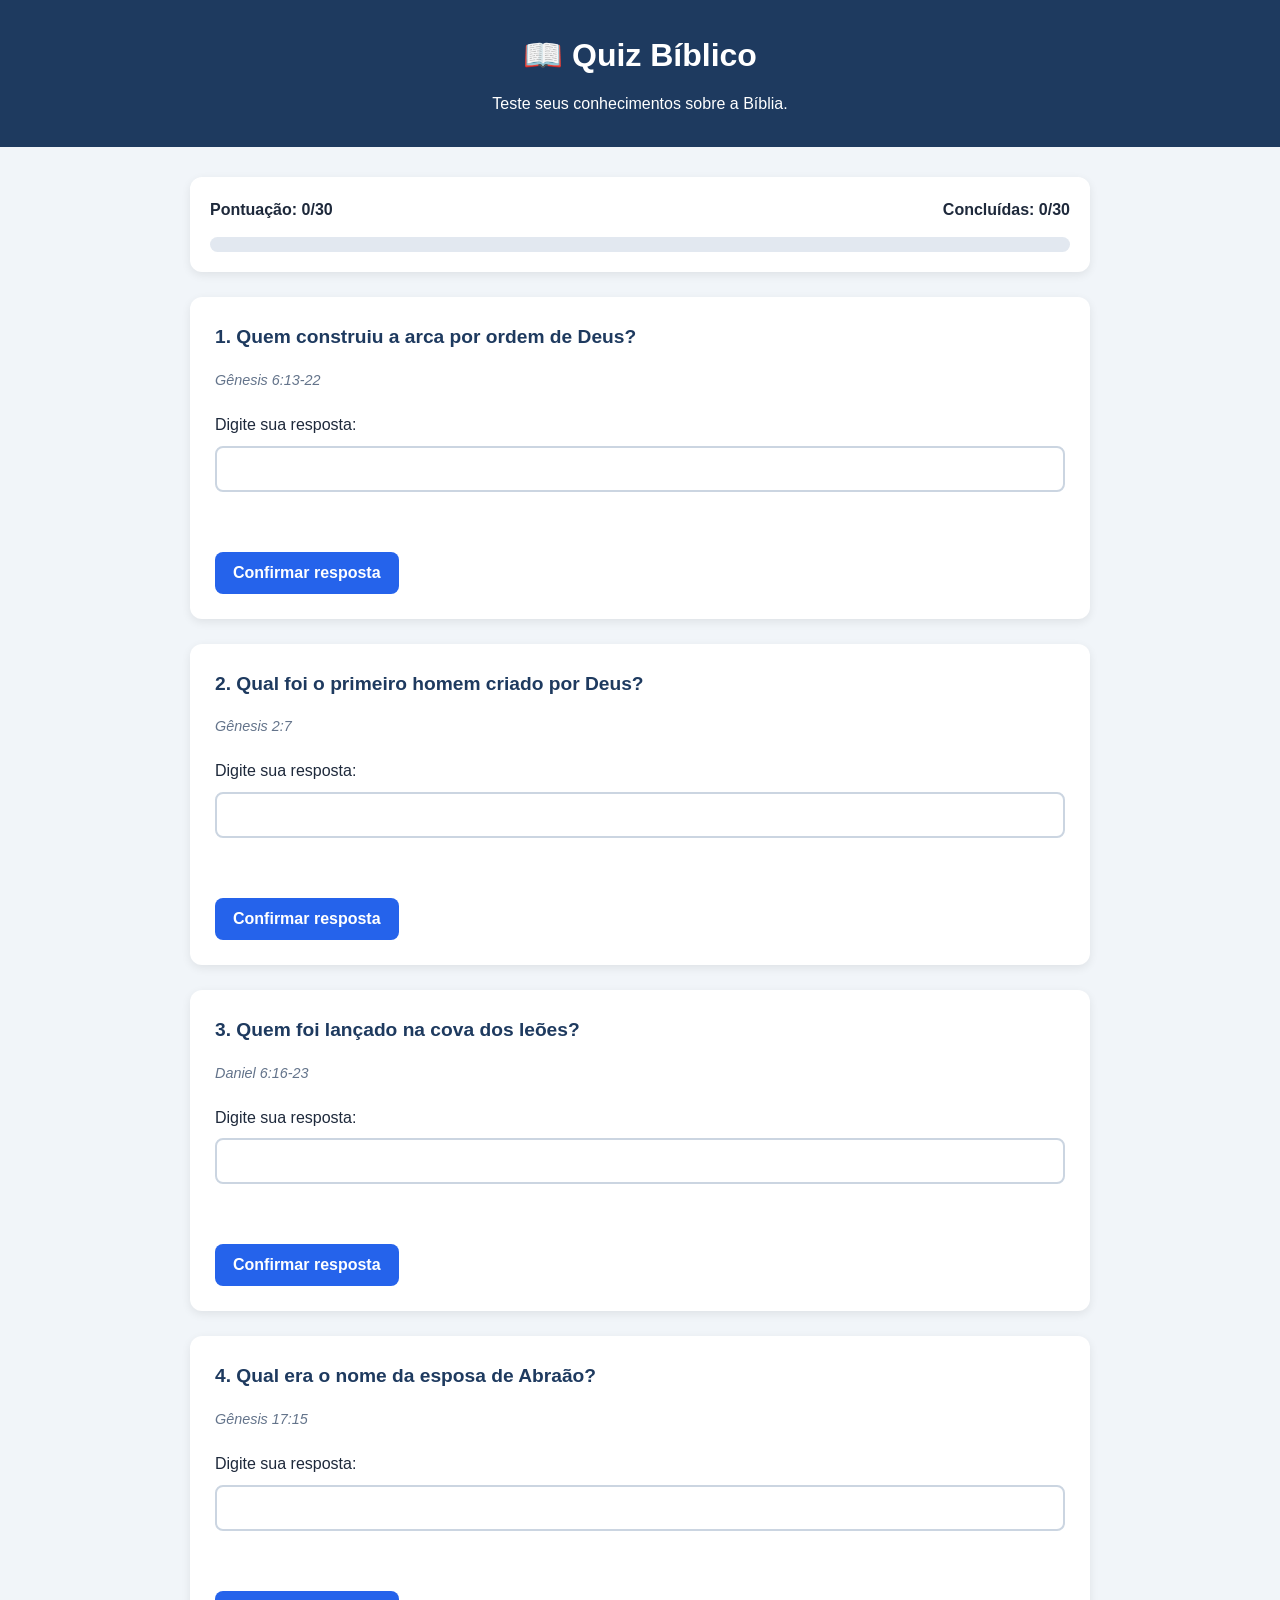
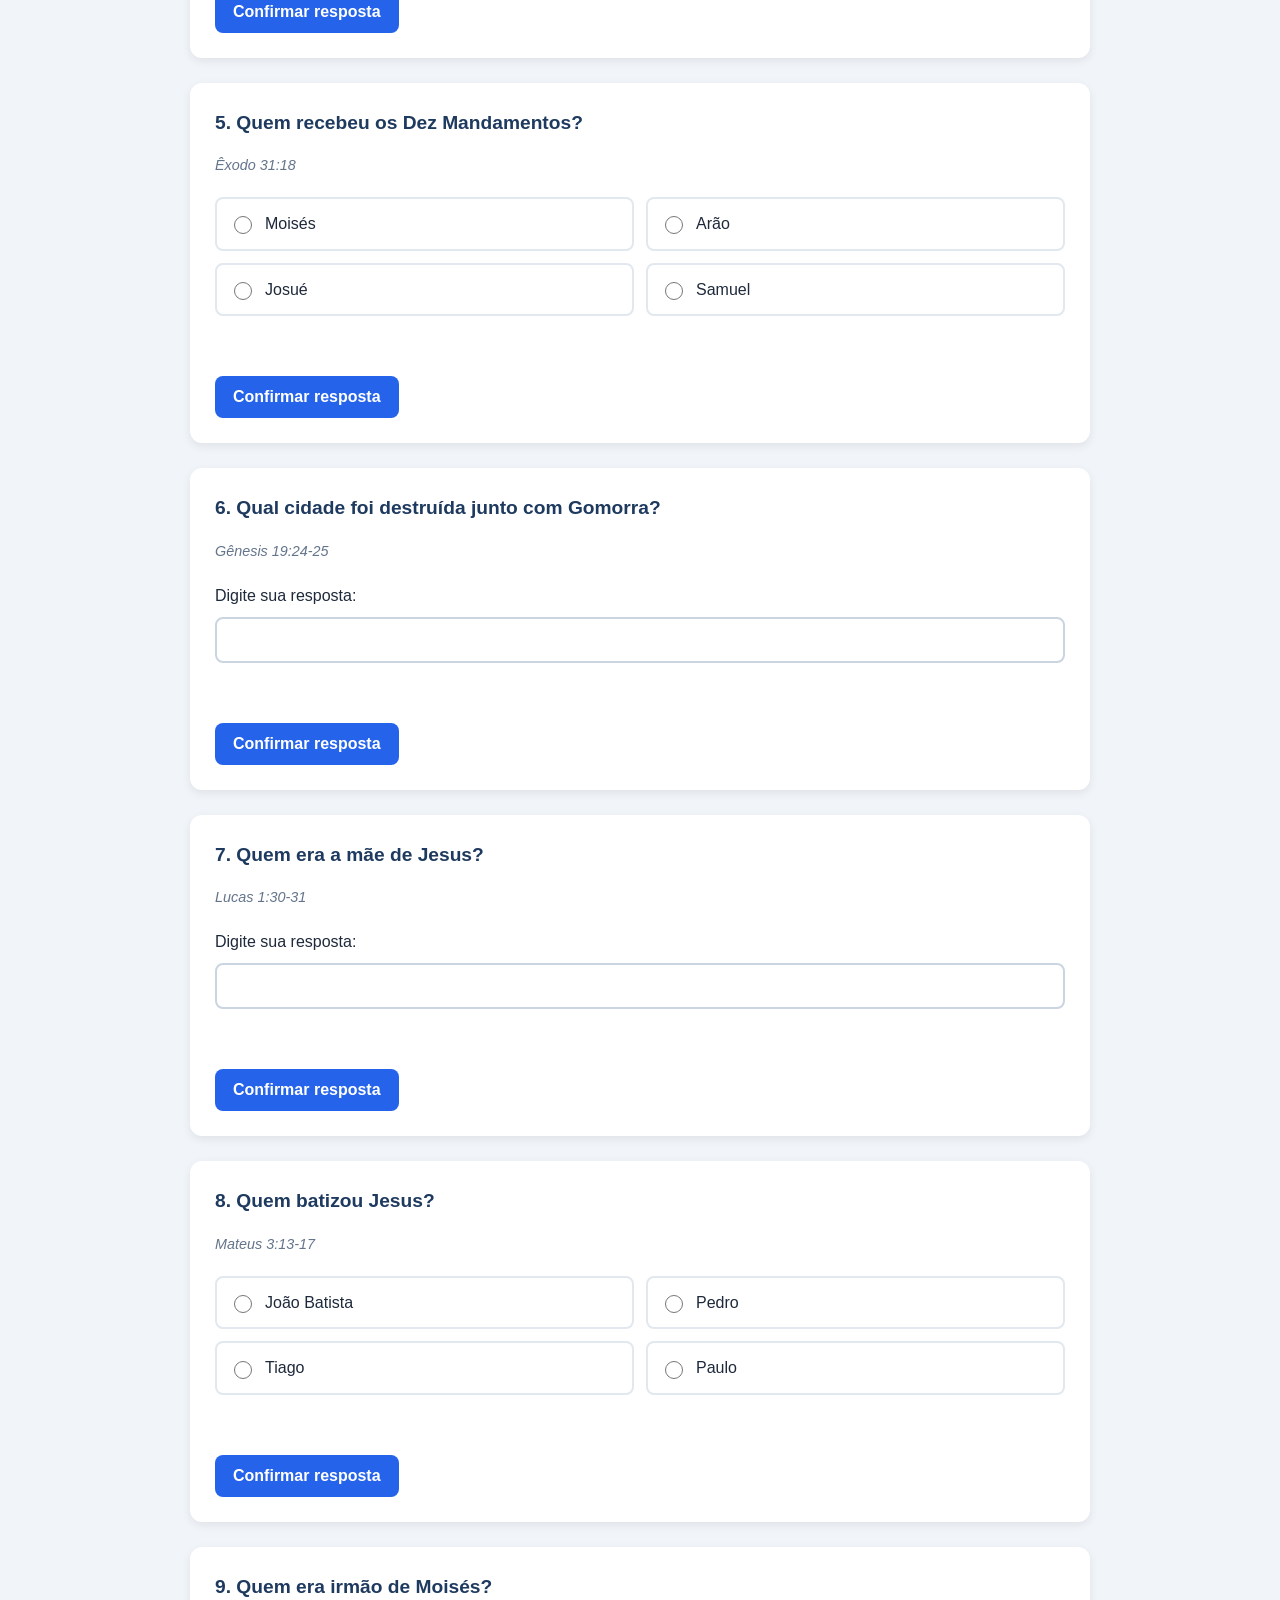
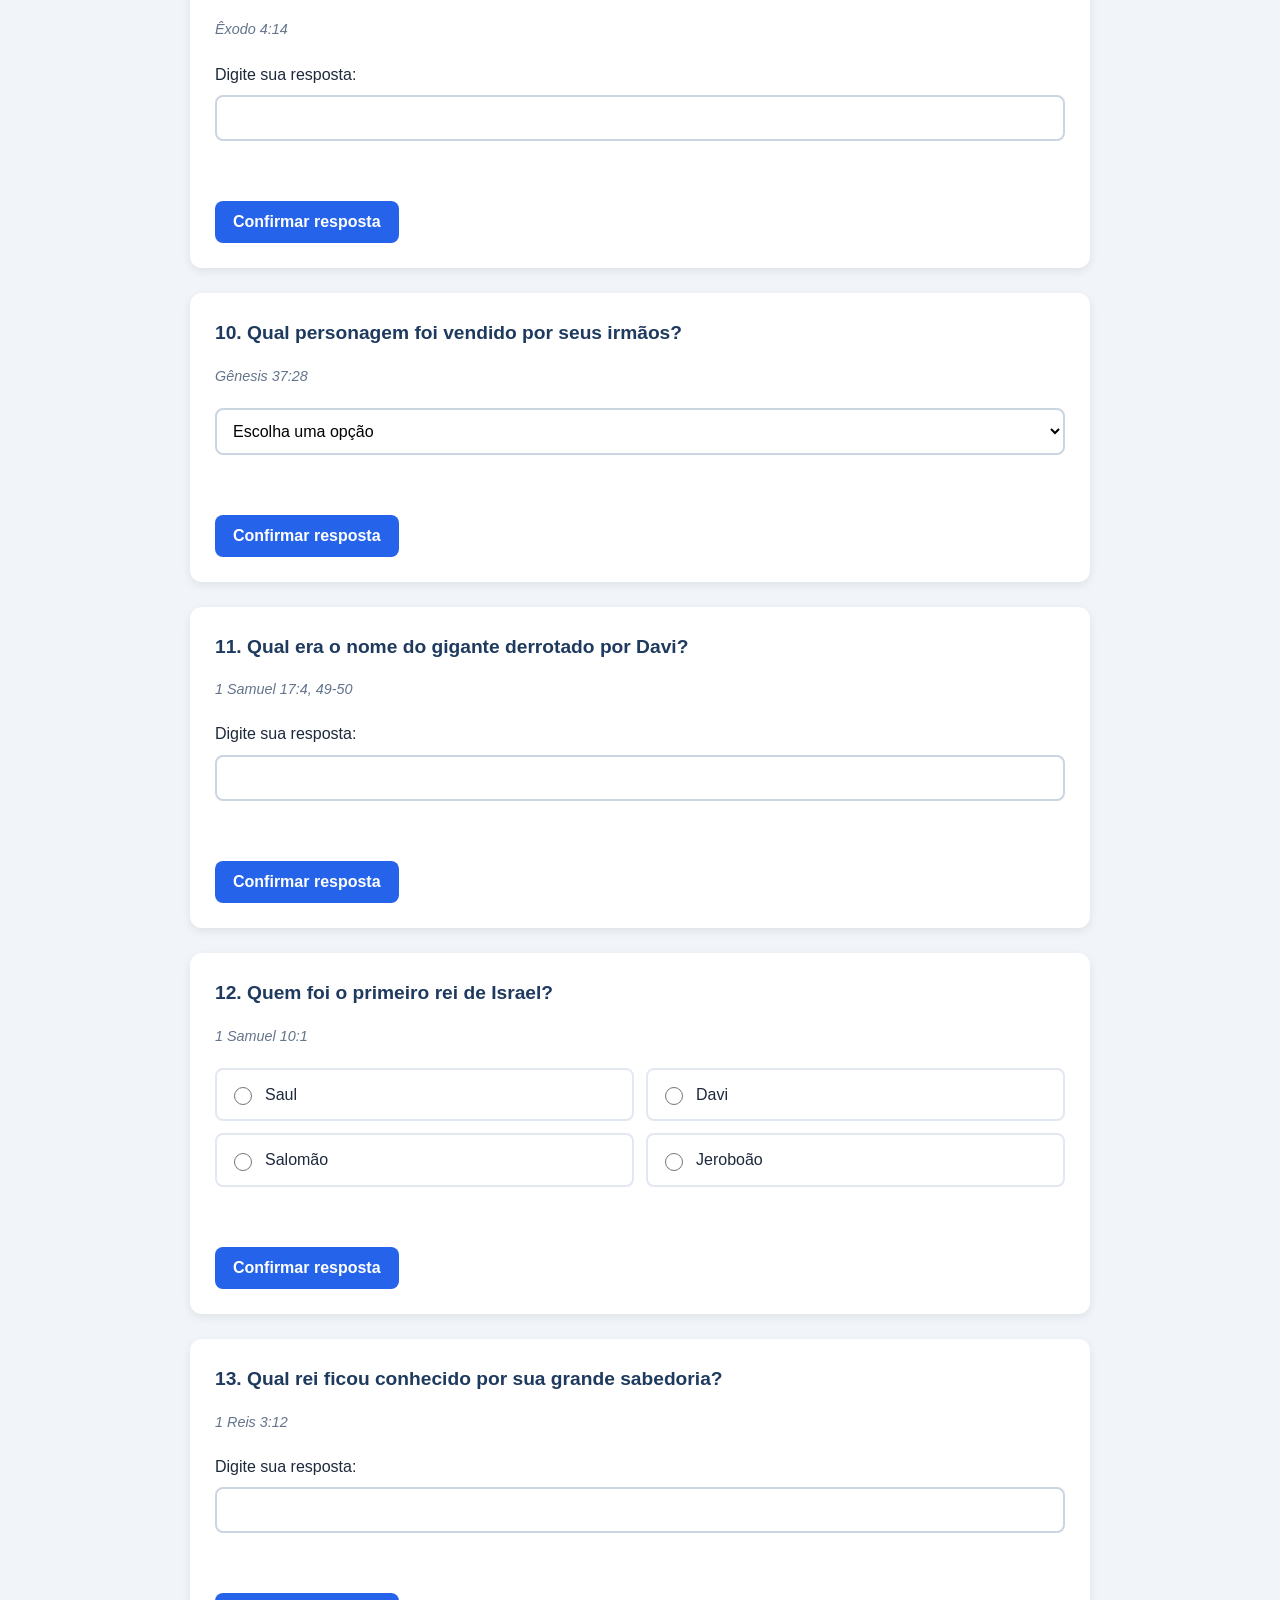
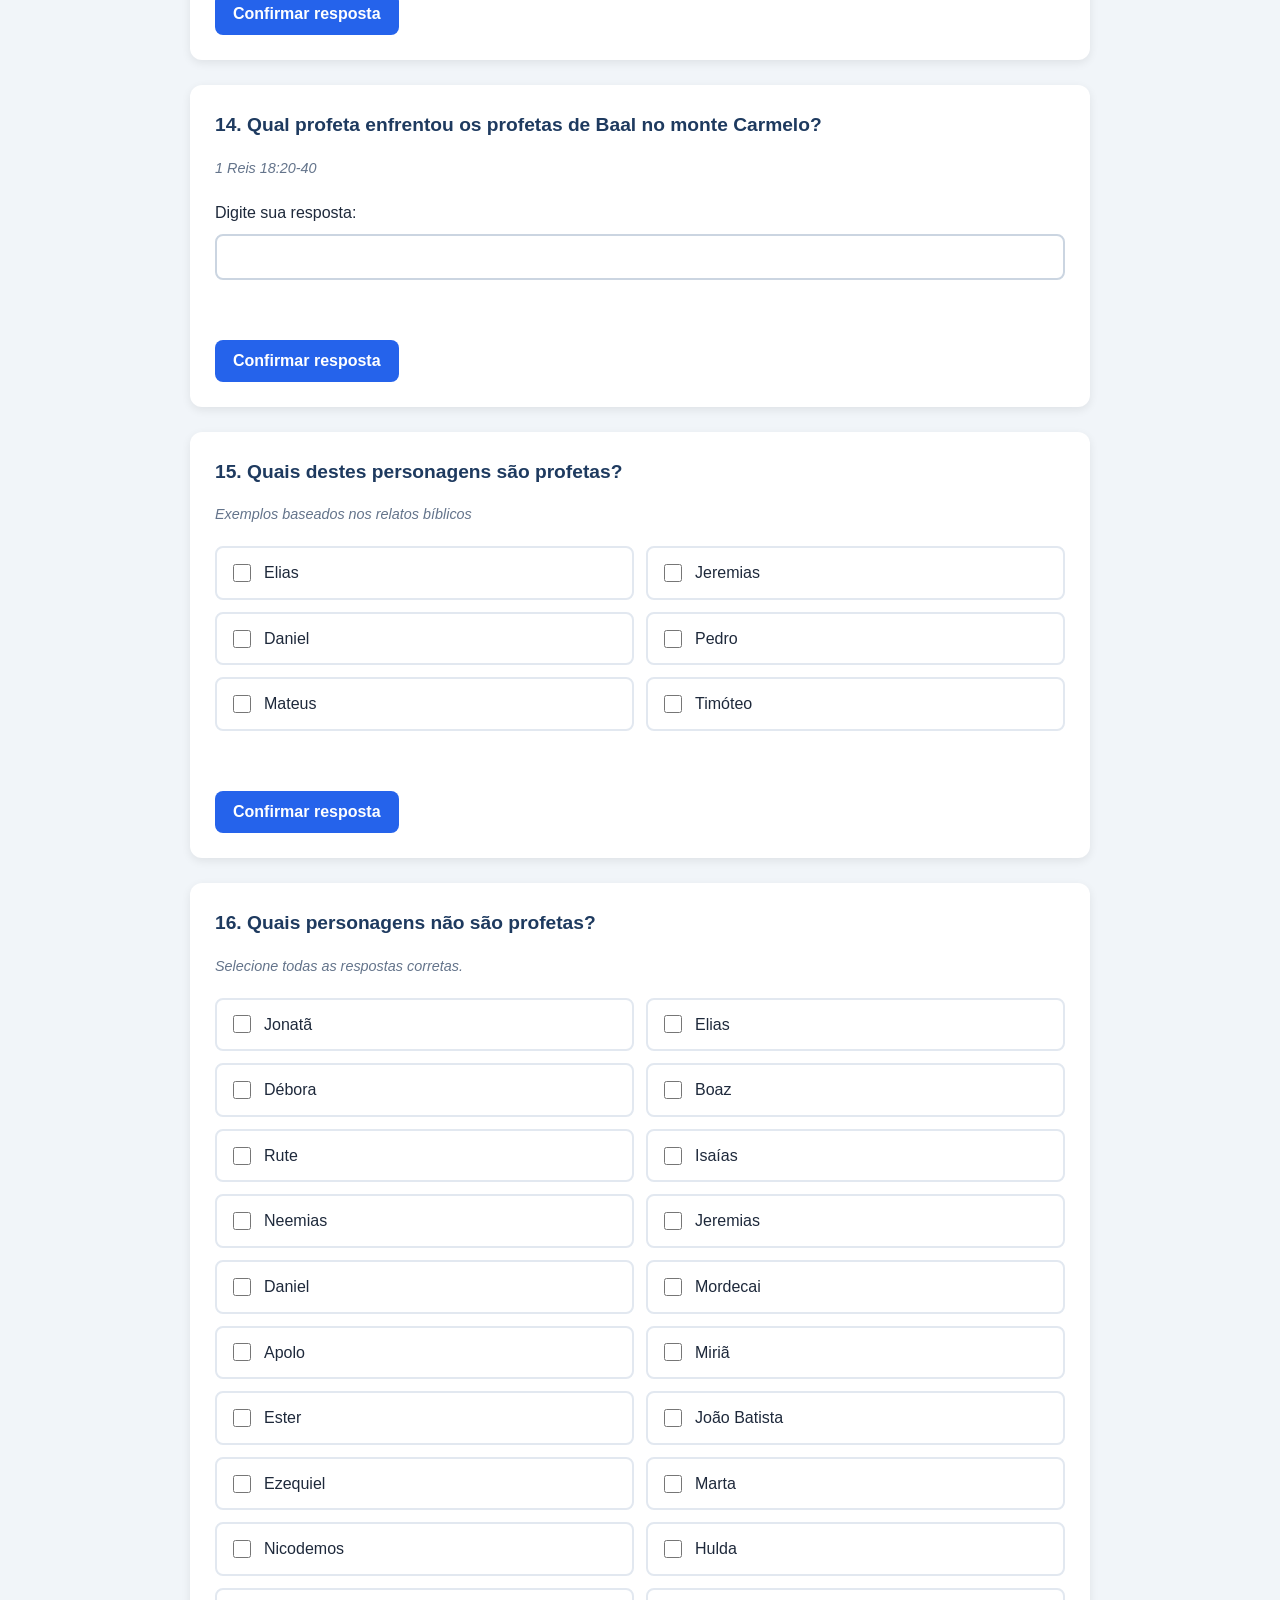
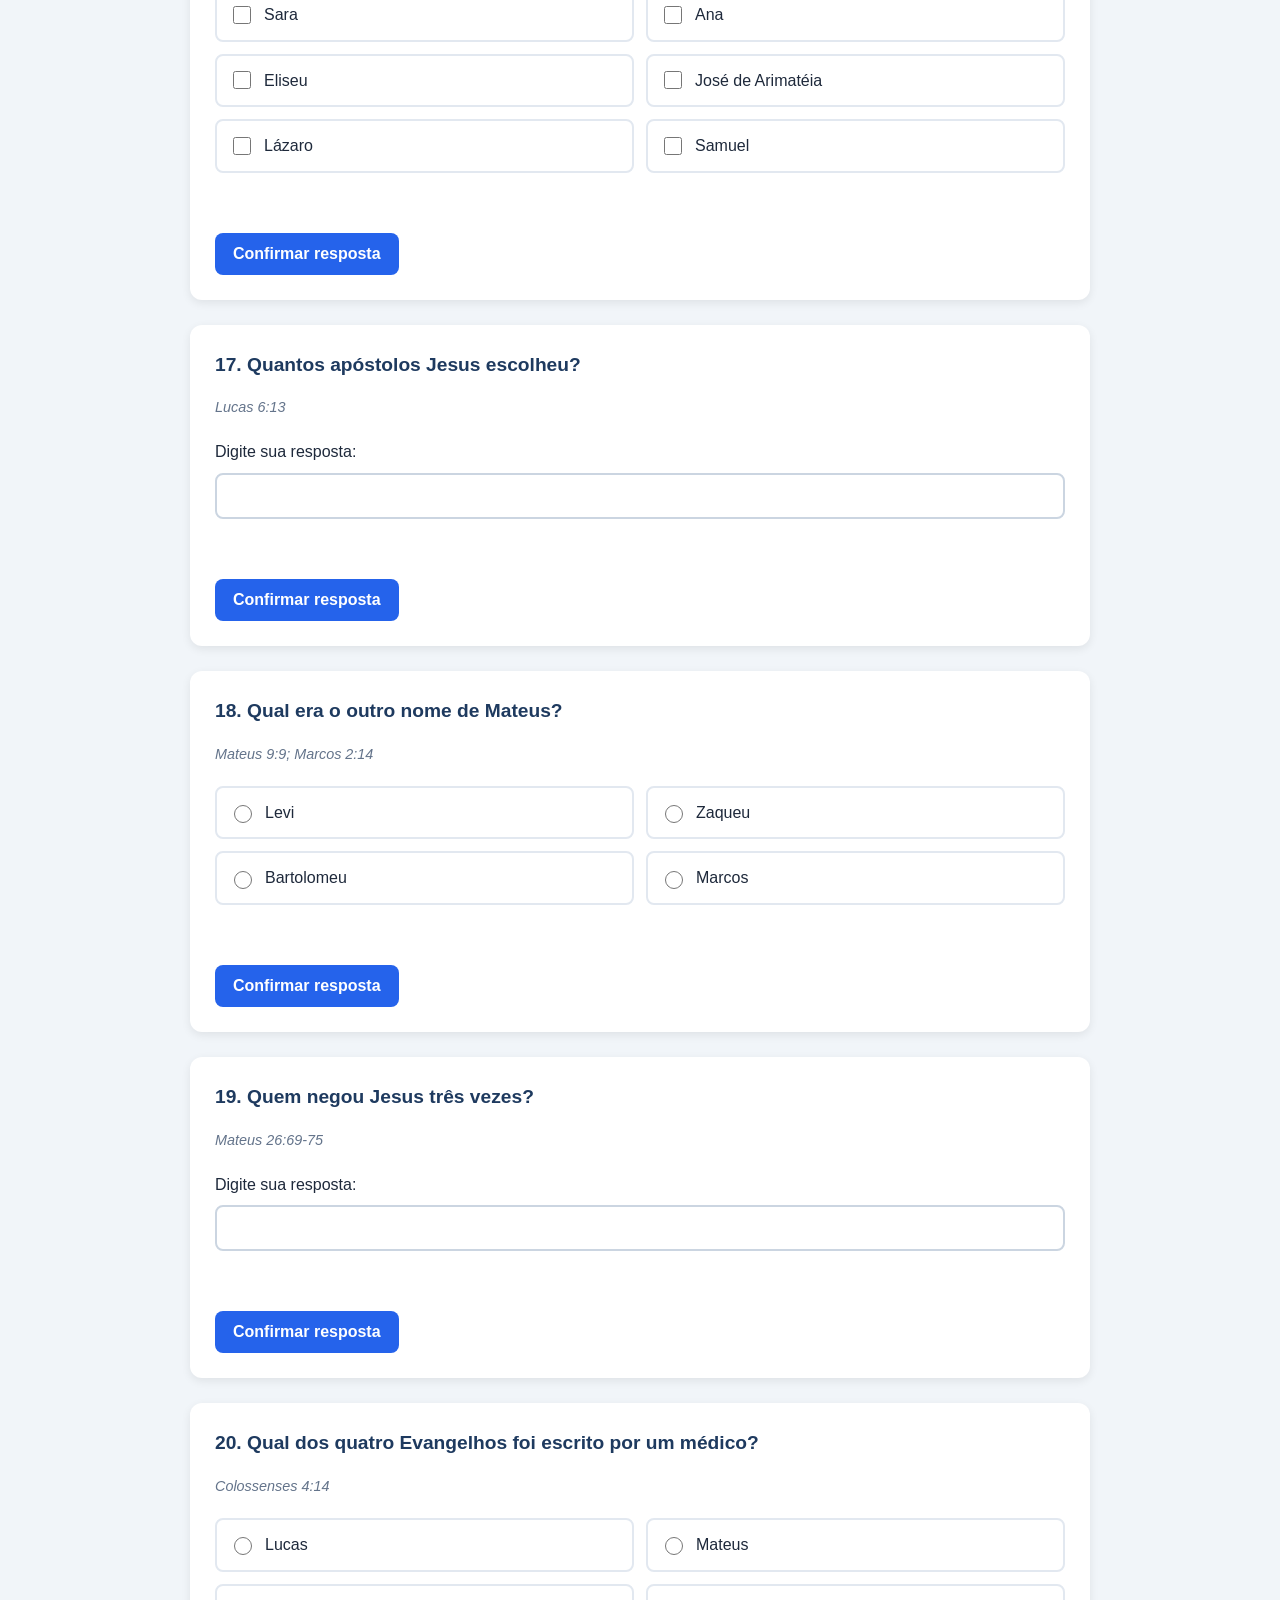
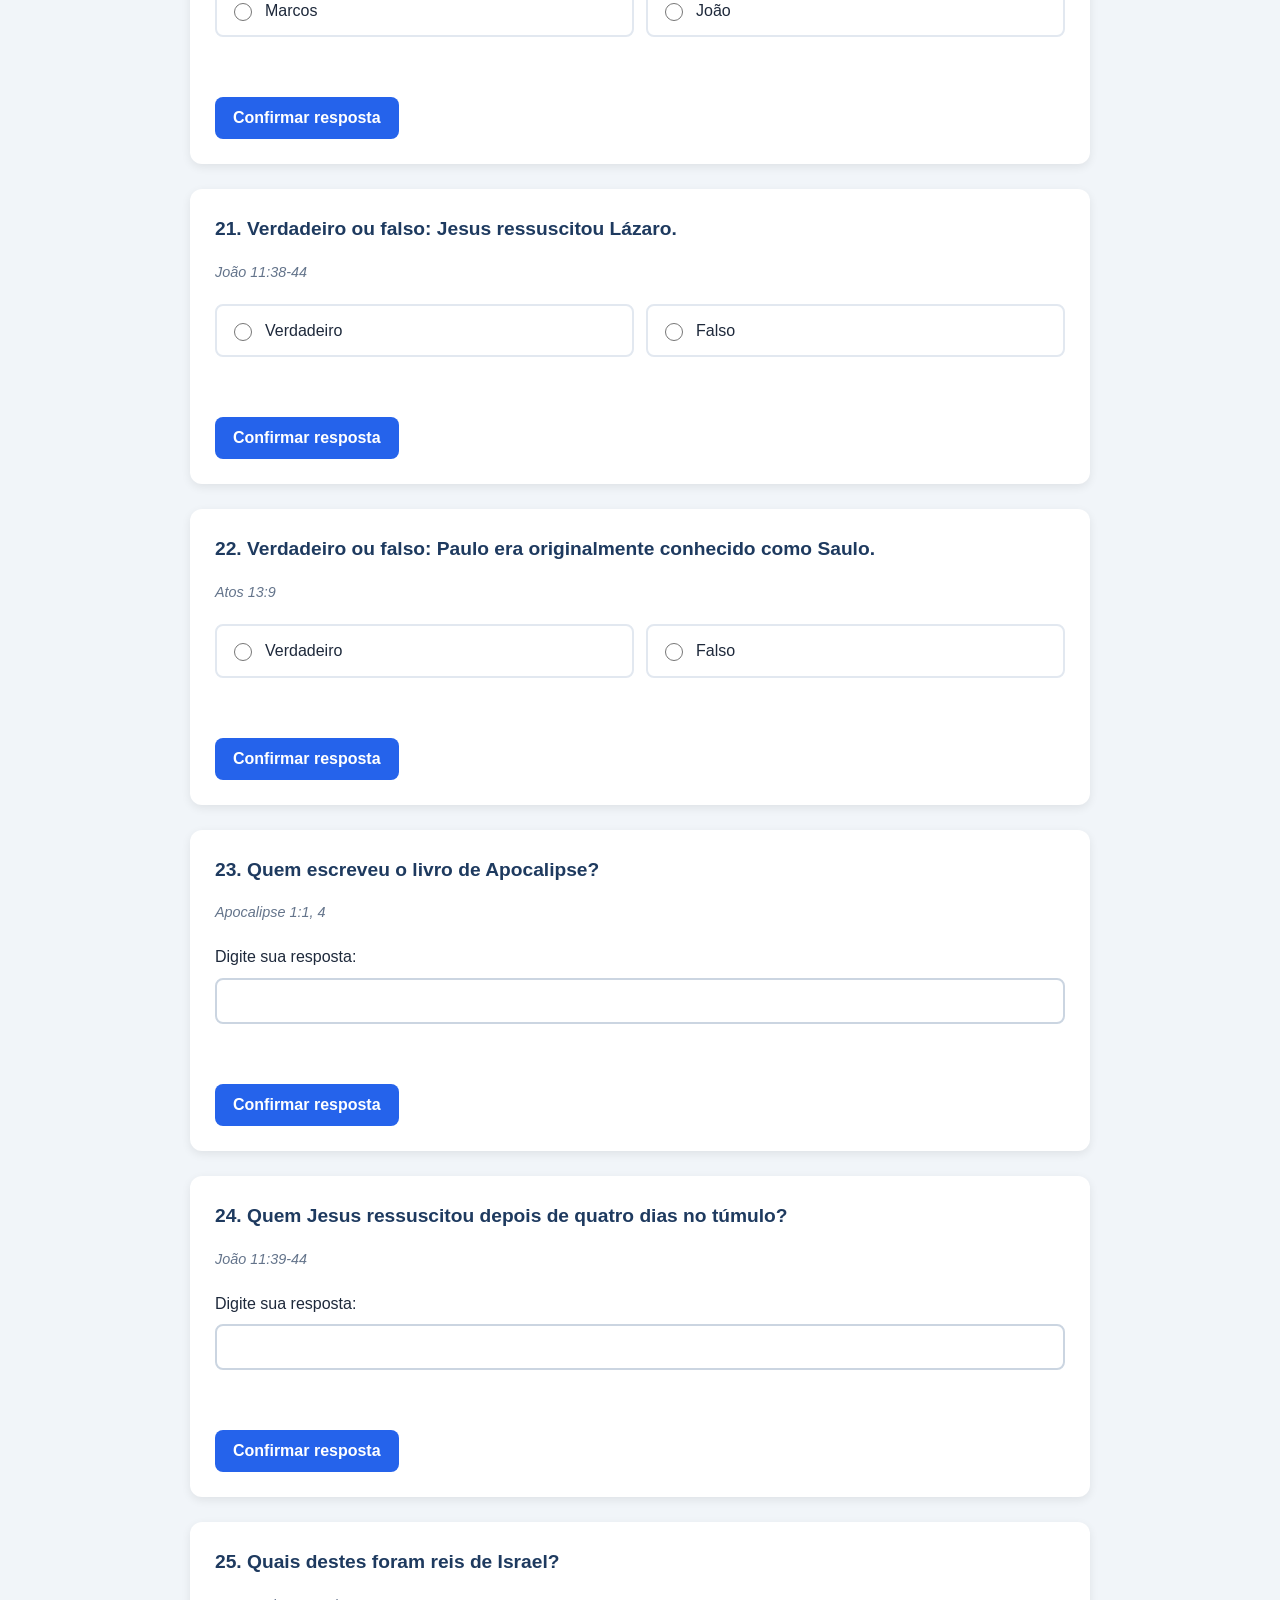
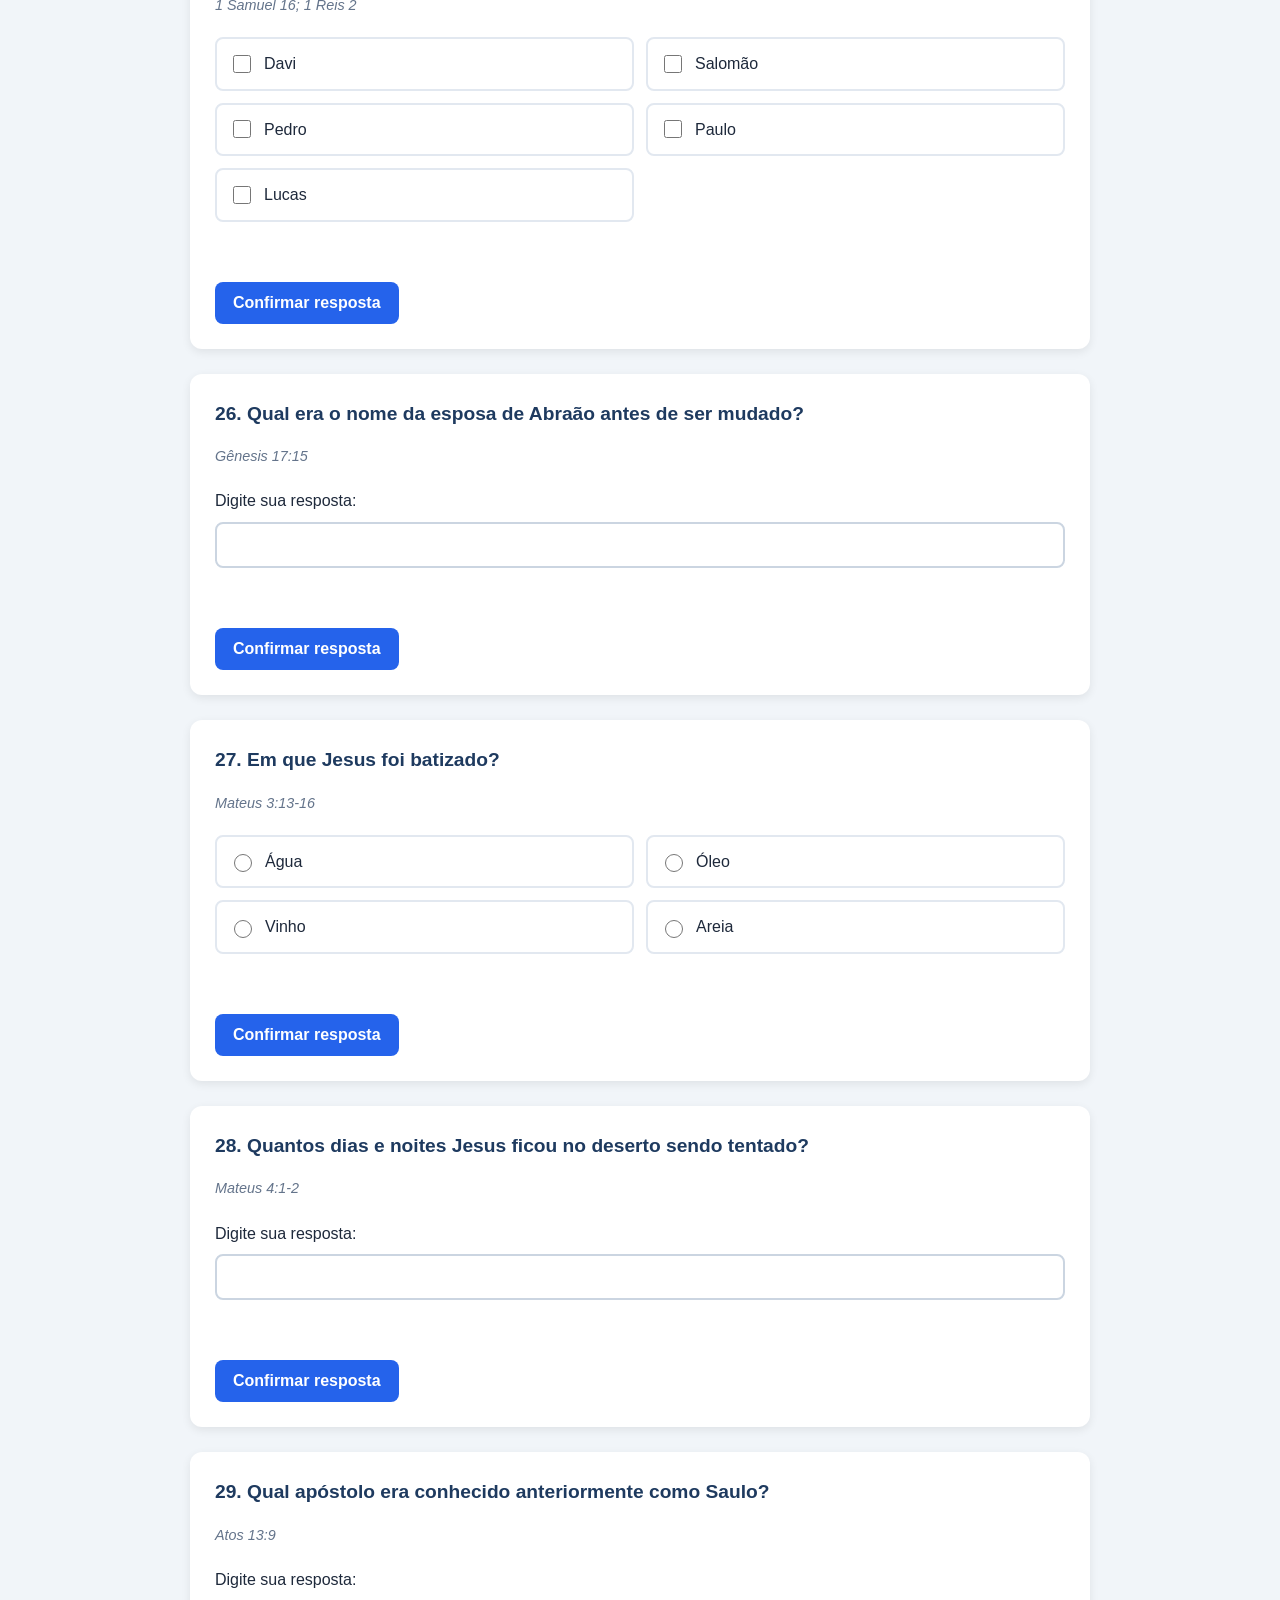
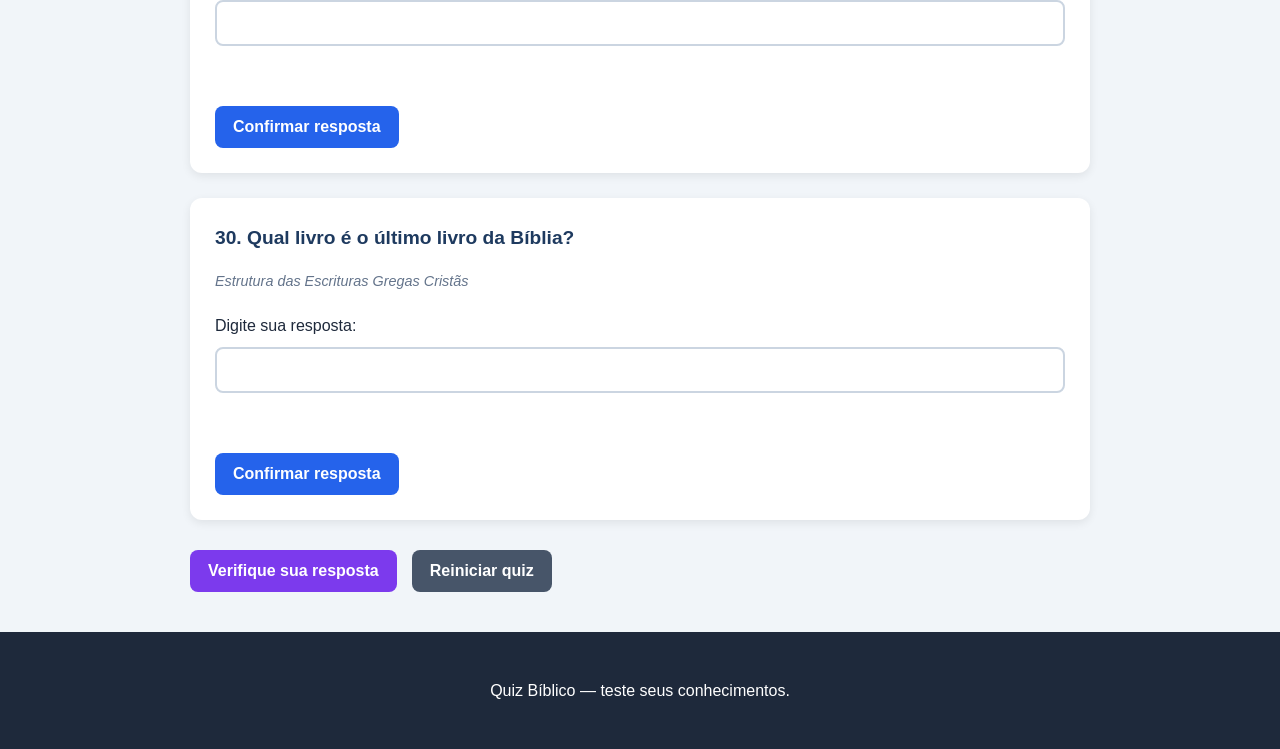
<file: Pergutas bíblicas.html>
<!DOCTYPE html>
<html lang="pt-BR">

<head>
    <meta charset="UTF-8">

    <meta
        name="viewport"
        content="width=device-width, initial-scale=1.0">

    <title>Quiz Bíblico</title>

    <style>

        /* =====================================================
           CONFIGURAÇÕES GERAIS
        ===================================================== */

        * {
            box-sizing: border-box;
        }

        body {
            margin: 0;
            font-family: Arial, Helvetica, sans-serif;
            background: #f1f5f9;
            color: #1e293b;
            line-height: 1.6;
        }


        /* =====================================================
           CABEÇALHO
        ===================================================== */

        header {
            background: #1e3a5f;
            color: white;
            padding: 30px 20px;
            text-align: center;
        }

        header h1 {
            margin: 0 0 10px;
            font-size: 2rem;
        }

        header p {
            margin: 0;
        }


        /* =====================================================
           CONTEÚDO PRINCIPAL
        ===================================================== */

        main {
            width: min(900px, 92%);
            margin: 30px auto;
        }


        /* =====================================================
           PAINEL
        ===================================================== */

        .painel {
            background: white;
            padding: 20px;
            border-radius: 12px;
            margin-bottom: 25px;
            box-shadow: 0 3px 10px rgba(0, 0, 0, 0.08);
            position: sticky;
            top: 10px;
            z-index: 10;
        }

        .informacoes {
            display: flex;
            justify-content: space-between;
            gap: 20px;
            flex-wrap: wrap;
            margin-bottom: 15px;
            font-weight: bold;
        }

        .barra-container {
            width: 100%;
            height: 15px;
            background: #e2e8f0;
            border-radius: 20px;
            overflow: hidden;
        }

        .barra-progresso {
            width: 0%;
            height: 100%;
            background: #2563eb;
            transition: width 0.3s ease;
        }


        /* =====================================================
           PERGUNTAS
        ===================================================== */

        .pergunta {
            background: white;
            padding: 25px;
            margin-bottom: 25px;
            border-radius: 12px;
            box-shadow: 0 3px 10px rgba(0, 0, 0, 0.08);
        }

        .pergunta h2 {
            margin-top: 0;
            font-size: 1.2rem;
            color: #1e3a5f;
        }

        .referencia {
            display: block;
            margin-bottom: 20px;
            color: #64748b;
            font-size: 0.9rem;
            font-style: italic;
        }


        /* =====================================================
           CAMPOS DE TEXTO
        ===================================================== */

        .campo-texto {
            width: 100%;
            padding: 12px;
            border: 2px solid #cbd5e1;
            border-radius: 8px;
            font-size: 1rem;
            margin-top: 8px;
        }

        .campo-texto:focus {
            outline: 3px solid #bfdbfe;
            border-color: #2563eb;
        }


        /* =====================================================
           OPÇÕES
        ===================================================== */

        .opcoes {
            display: grid;
            grid-template-columns: repeat(2, 1fr);
            gap: 12px;
            margin-top: 15px;
        }

        .opcao {
            display: flex;
            align-items: center;
            gap: 10px;
            padding: 12px;
            border: 2px solid #e2e8f0;
            border-radius: 8px;
            cursor: pointer;
            transition: 0.2s;
        }

        .opcao:hover {
            background: #f8fafc;
            border-color: #94a3b8;
        }

        .opcao input {
            width: 18px;
            height: 18px;
        }


        /* =====================================================
           SELECT
        ===================================================== */

        select {
            width: 100%;
            padding: 12px;
            border: 2px solid #cbd5e1;
            border-radius: 8px;
            font-size: 1rem;
            background: white;
        }


        /* =====================================================
           BOTÕES
        ===================================================== */

        button {
            border: none;
            border-radius: 8px;
            padding: 12px 18px;
            font-size: 1rem;
            font-weight: bold;
            cursor: pointer;
        }

        button:focus {
            outline: 3px solid #93c5fd;
        }

        .botao-confirmar {
            margin-top: 20px;
            background: #2563eb;
            color: white;
        }

        .botao-confirmar:hover {
            background: #1d4ed8;
        }

        .botao-confirmar:disabled {
            background: #16a34a;
            cursor: not-allowed;
        }

        .botoes-finais {
            display: flex;
            gap: 15px;
            flex-wrap: wrap;
            margin-top: 30px;
        }

        .botao-gabarito {
            background: #7c3aed;
            color: white;
        }

        .botao-gabarito:hover {
            background: #6d28d9;
        }

        .botao-reiniciar {
            background: #475569;
            color: white;
        }

        .botao-reiniciar:hover {
            background: #334155;
        }


        /* =====================================================
           MENSAGENS
        ===================================================== */

        .mensagem {
            margin-top: 15px;
            font-weight: bold;
            min-height: 25px;
        }

        .acertou {
            color: #15803d;
        }

        .errou {
            color: #dc2626;
        }


        /* =====================================================
           RESULTADO
        ===================================================== */

        #resultado {
            display: none;
            background: white;
            padding: 30px;
            border-radius: 12px;
            margin-top: 30px;
            box-shadow: 0 3px 10px rgba(0, 0, 0, 0.08);
            text-align: center;
        }

        #resultado h2 {
            color: #1e3a5f;
        }


        /* =====================================================
           GABARITO
        ===================================================== */

        #gabarito {
            display: none;
            background: white;
            padding: 30px;
            border-radius: 12px;
            margin-top: 30px;
            box-shadow: 0 3px 10px rgba(0, 0, 0, 0.08);
        }

        #gabarito h2 {
            color: #7c3aed;
        }

        .resposta-gabarito {
            padding: 12px 0;
            border-bottom: 1px solid #e2e8f0;
        }

        .resposta-gabarito strong {
            color: #1e3a5f;
        }


        /* =====================================================
           RODAPÉ
        ===================================================== */

        footer {
            text-align: center;
            padding: 30px 20px;
            margin-top: 40px;
            background: #1e293b;
            color: white;
        }


        /* =====================================================
           RESPONSIVIDADE
        ===================================================== */

        @media (max-width: 600px) {

            .opcoes {
                grid-template-columns: 1fr;
            }

            .informacoes {
                flex-direction: column;
                gap: 5px;
            }

            header h1 {
                font-size: 1.6rem;
            }

        }

    </style>
</head>


<body>


    <!-- =====================================================
         CABEÇALHO
    ====================================================== -->

    <header>

        <h1>📖 Quiz Bíblico</h1>

        <p>
            Teste seus conhecimentos sobre a Bíblia.
        </p>

    </header>


    <!-- =====================================================
         CONTEÚDO PRINCIPAL
    ====================================================== -->

    <main>


        <!-- =================================================
             PAINEL
        ================================================== -->

        <section
            class="painel"
            aria-label="Informações do quiz">

            <div class="informacoes">

                <div>
                    Pontuação:
                    <span id="pontuacao">0</span>/30
                </div>

                <div>
                    Concluídas:
                    <span id="concluidas">0</span>/30
                </div>

            </div>

            <div class="barra-container">

                <div
                    class="barra-progresso"
                    id="barraProgresso">
                </div>

            </div>

        </section>



        <!-- =================================================
             QUIZ
        ================================================== -->

        <form id="quiz">


            <!-- =================================================
                 PERGUNTA 1
            ================================================== -->

            <section class="pergunta">

                <h2>
                    1. Quem construiu a arca por ordem de Deus?
                </h2>

                <span class="referencia">
                    Gênesis 6:13-22
                </span>

                <label for="p1">
                    Digite sua resposta:
                </label>

                <input
                    type="text"
                    id="p1"
                    class="campo-texto"
                    autocomplete="off">

                <div
                    id="msg1"
                    class="mensagem"
                    aria-live="polite">
                </div>

                <button
                    type="button"
                    class="botao-confirmar"
                    onclick="verificarQuestao(1)">

                    Confirmar resposta

                </button>

            </section>



            <!-- =================================================
                 PERGUNTA 2
            ================================================== -->

            <section class="pergunta">

                <h2>
                    2. Qual foi o primeiro homem criado por Deus?
                </h2>

                <span class="referencia">
                    Gênesis 2:7
                </span>

                <label for="p2">
                    Digite sua resposta:
                </label>

                <input
                    type="text"
                    id="p2"
                    class="campo-texto"
                    autocomplete="off">

                <div
                    id="msg2"
                    class="mensagem"
                    aria-live="polite">
                </div>

                <button
                    type="button"
                    class="botao-confirmar"
                    onclick="verificarQuestao(2)">

                    Confirmar resposta

                </button>

            </section>



            <!-- =================================================
                 PERGUNTA 3
            ================================================== -->

            <section class="pergunta">

                <h2>
                    3. Quem foi lançado na cova dos leões?
                </h2>

                <span class="referencia">
                    Daniel 6:16-23
                </span>

                <label for="p3">
                    Digite sua resposta:
                </label>

                <input
                    type="text"
                    id="p3"
                    class="campo-texto"
                    autocomplete="off">

                <div
                    id="msg3"
                    class="mensagem"
                    aria-live="polite">
                </div>

                <button
                    type="button"
                    class="botao-confirmar"
                    onclick="verificarQuestao(3)">

                    Confirmar resposta

                </button>

            </section>



            <!-- =================================================
                 PERGUNTA 4
            ================================================== -->

            <section class="pergunta">

                <h2>
                    4. Qual era o nome da esposa de Abraão?
                </h2>

                <span class="referencia">
                    Gênesis 17:15
                </span>

                <label for="p4">
                    Digite sua resposta:
                </label>

                <input
                    type="text"
                    id="p4"
                    class="campo-texto"
                    autocomplete="off">

                <div
                    id="msg4"
                    class="mensagem"
                    aria-live="polite">
                </div>

                <button
                    type="button"
                    class="botao-confirmar"
                    onclick="verificarQuestao(4)">

                    Confirmar resposta

                </button>

            </section>



            <!-- =================================================
                 PERGUNTA 5
            ================================================== -->

            <section class="pergunta">

                <h2>
                    5. Quem recebeu os Dez Mandamentos?
                </h2>

                <span class="referencia">
                    Êxodo 31:18
                </span>

                <div class="opcoes">

                    <label class="opcao">
                        <input
                            type="radio"
                            name="p5"
                            value="moises">
                        Moisés
                    </label>

                    <label class="opcao">
                        <input
                            type="radio"
                            name="p5"
                            value="aarão">
                        Arão
                    </label>

                    <label class="opcao">
                        <input
                            type="radio"
                            name="p5"
                            value="josue">
                        Josué
                    </label>

                    <label class="opcao">
                        <input
                            type="radio"
                            name="p5"
                            value="samuel">
                        Samuel
                    </label>

                </div>

                <div
                    id="msg5"
                    class="mensagem"
                    aria-live="polite">
                </div>

                <button
                    type="button"
                    class="botao-confirmar"
                    onclick="verificarQuestao(5)">

                    Confirmar resposta

                </button>

            </section>



            <!-- =================================================
                 PERGUNTA 6
            ================================================== -->

            <section class="pergunta">

                <h2>
                    6. Qual cidade foi destruída junto com Gomorra?
                </h2>

                <span class="referencia">
                    Gênesis 19:24-25
                </span>

                <label for="p6">
                    Digite sua resposta:
                </label>

                <input
                    type="text"
                    id="p6"
                    class="campo-texto"
                    autocomplete="off">

                <div
                    id="msg6"
                    class="mensagem"
                    aria-live="polite">
                </div>

                <button
                    type="button"
                    class="botao-confirmar"
                    onclick="verificarQuestao(6)">

                    Confirmar resposta

                </button>

            </section>



            <!-- =================================================
                 PERGUNTA 7
            ================================================== -->

            <section class="pergunta">

                <h2>
                    7. Quem era a mãe de Jesus?
                </h2>

                <span class="referencia">
                    Lucas 1:30-31
                </span>

                <label for="p7">
                    Digite sua resposta:
                </label>

                <input
                    type="text"
                    id="p7"
                    class="campo-texto"
                    autocomplete="off">

                <div
                    id="msg7"
                    class="mensagem"
                    aria-live="polite">
                </div>

                <button
                    type="button"
                    class="botao-confirmar"
                    onclick="verificarQuestao(7)">

                    Confirmar resposta

                </button>

            </section>



            <!-- =================================================
                 PERGUNTA 8
            ================================================== -->

            <section class="pergunta">

                <h2>
                    8. Quem batizou Jesus?
                </h2>

                <span class="referencia">
                    Mateus 3:13-17
                </span>

                <div class="opcoes">

                    <label class="opcao">
                        <input
                            type="radio"
                            name="p8"
                            value="joao">
                        João Batista
                    </label>

                    <label class="opcao">
                        <input
                            type="radio"
                            name="p8"
                            value="pedro">
                        Pedro
                    </label>

                    <label class="opcao">
                        <input
                            type="radio"
                            name="p8"
                            value="tiago">
                        Tiago
                    </label>

                    <label class="opcao">
                        <input
                            type="radio"
                            name="p8"
                            value="paulo">
                        Paulo
                    </label>

                </div>

                <div
                    id="msg8"
                    class="mensagem"
                    aria-live="polite">
                </div>

                <button
                    type="button"
                    class="botao-confirmar"
                    onclick="verificarQuestao(8)">

                    Confirmar resposta

                </button>

            </section>



            <!-- =================================================
                 PERGUNTA 9
            ================================================== -->

            <section class="pergunta">

                <h2>
                    9. Quem era irmão de Moisés?
                </h2>

                <span class="referencia">
                    Êxodo 4:14
                </span>

                <label for="p9">
                    Digite sua resposta:
                </label>

                <input
                    type="text"
                    id="p9"
                    class="campo-texto"
                    autocomplete="off">

                <div
                    id="msg9"
                    class="mensagem"
                    aria-live="polite">
                </div>

                <button
                    type="button"
                    class="botao-confirmar"
                    onclick="verificarQuestao(9)">

                    Confirmar resposta

                </button>

            </section>



            <!-- =================================================
                 PERGUNTA 10
            ================================================== -->

            <section class="pergunta">

                <h2>
                    10. Qual personagem foi vendido por seus irmãos?
                </h2>

                <span class="referencia">
                    Gênesis 37:28
                </span>

                <select id="p10">

                    <option value="">
                        Escolha uma opção
                    </option>

                    <option value="jose">
                        José
                    </option>

                    <option value="benjamim">
                        Benjamim
                    </option>

                    <option value="isaque">
                        Isaque
                    </option>

                    <option value="jacó">
                        Jacó
                    </option>

                </select>

                <div
                    id="msg10"
                    class="mensagem"
                    aria-live="polite">
                </div>

                <button
                    type="button"
                    class="botao-confirmar"
                    onclick="verificarQuestao(10)">

                    Confirmar resposta

                </button>

            </section>



            <!-- =================================================
                 PERGUNTA 11
            ================================================== -->

            <section class="pergunta">

                <h2>
                    11. Qual era o nome do gigante derrotado por Davi?
                </h2>

                <span class="referencia">
                    1 Samuel 17:4, 49-50
                </span>

                <label for="p11">
                    Digite sua resposta:
                </label>

                <input
                    type="text"
                    id="p11"
                    class="campo-texto"
                    autocomplete="off">

                <div
                    id="msg11"
                    class="mensagem"
                    aria-live="polite">
                </div>

                <button
                    type="button"
                    class="botao-confirmar"
                    onclick="verificarQuestao(11)">

                    Confirmar resposta

                </button>

            </section>



            <!-- =================================================
                 PERGUNTA 12
            ================================================== -->

            <section class="pergunta">

                <h2>
                    12. Quem foi o primeiro rei de Israel?
                </h2>

                <span class="referencia">
                    1 Samuel 10:1
                </span>

                <div class="opcoes">

                    <label class="opcao">
                        <input
                            type="radio"
                            name="p12"
                            value="saul">
                        Saul
                    </label>

                    <label class="opcao">
                        <input
                            type="radio"
                            name="p12"
                            value="davi">
                        Davi
                    </label>

                    <label class="opcao">
                        <input
                            type="radio"
                            name="p12"
                            value="salomao">
                        Salomão
                    </label>

                    <label class="opcao">
                        <input
                            type="radio"
                            name="p12"
                            value="jeroboao">
                        Jeroboão
                    </label>

                </div>

                <div
                    id="msg12"
                    class="mensagem"
                    aria-live="polite">
                </div>

                <button
                    type="button"
                    class="botao-confirmar"
                    onclick="verificarQuestao(12)">

                    Confirmar resposta

                </button>

            </section>



            <!-- =================================================
                 PERGUNTA 13
            ================================================== -->

            <section class="pergunta">

                <h2>
                    13. Qual rei ficou conhecido por sua grande sabedoria?
                </h2>

                <span class="referencia">
                    1 Reis 3:12
                </span>

                <label for="p13">
                    Digite sua resposta:
                </label>

                <input
                    type="text"
                    id="p13"
                    class="campo-texto"
                    autocomplete="off">

                <div
                    id="msg13"
                    class="mensagem"
                    aria-live="polite">
                </div>

                <button
                    type="button"
                    class="botao-confirmar"
                    onclick="verificarQuestao(13)">

                    Confirmar resposta

                </button>

            </section>



            <!-- =================================================
                 PERGUNTA 14
            ================================================== -->

            <section class="pergunta">

                <h2>
                    14. Qual profeta enfrentou os profetas de Baal no monte Carmelo?
                </h2>

                <span class="referencia">
                    1 Reis 18:20-40
                </span>

                <label for="p14">
                    Digite sua resposta:
                </label>

                <input
                    type="text"
                    id="p14"
                    class="campo-texto"
                    autocomplete="off">

                <div
                    id="msg14"
                    class="mensagem"
                    aria-live="polite">
                </div>

                <button
                    type="button"
                    class="botao-confirmar"
                    onclick="verificarQuestao(14)">

                    Confirmar resposta

                </button>

            </section>



            <!-- =================================================
                 PERGUNTA 15
            ================================================== -->

            <section class="pergunta">

                <h2>
                    15. Quais destes personagens são profetas?
                </h2>

                <span class="referencia">
                    Exemplos baseados nos relatos bíblicos
                </span>

                <div class="opcoes">

                    <label class="opcao">
                        <input
                            type="checkbox"
                            name="p15"
                            value="elias">
                        Elias
                    </label>

                    <label class="opcao">
                        <input
                            type="checkbox"
                            name="p15"
                            value="jeremias">
                        Jeremias
                    </label>

                    <label class="opcao">
                        <input
                            type="checkbox"
                            name="p15"
                            value="daniel">
                        Daniel
                    </label>

                    <label class="opcao">
                        <input
                            type="checkbox"
                            name="p15"
                            value="pedro">
                        Pedro
                    </label>

                    <label class="opcao">
                        <input
                            type="checkbox"
                            name="p15"
                            value="mateus">
                        Mateus
                    </label>

                    <label class="opcao">
                        <input
                            type="checkbox"
                            name="p15"
                            value="timoteo">
                        Timóteo
                    </label>

                </div>

                <div
                    id="msg15"
                    class="mensagem"
                    aria-live="polite">
                </div>

                <button
                    type="button"
                    class="botao-confirmar"
                    onclick="verificarQuestao(15)">

                    Confirmar resposta

                </button>

            </section>



            <!-- =================================================
                 PERGUNTA 16
            ================================================== -->

            <section class="pergunta">

                <h2>
                    16. Quais personagens não são profetas?
                </h2>

                <span class="referencia">
                    Selecione todas as respostas corretas.
                </span>

                <div class="opcoes">

                    <label class="opcao">
    <input type="checkbox" name="p16" value="jonata">
    Jonatã
</label>

<label class="opcao">
    <input type="checkbox" name="p16" value="elias">
    Elias
</label>

<label class="opcao">
    <input type="checkbox" name="p16" value="debora">
    Débora
</label>

<label class="opcao">
    <input type="checkbox" name="p16" value="boaz">
    Boaz
</label>

<label class="opcao">
    <input type="checkbox" name="p16" value="rute">
    Rute
</label>

<label class="opcao">
    <input type="checkbox" name="p16" value="isaias">
    Isaías
</label>

<label class="opcao">
    <input type="checkbox" name="p16" value="neemias">
    Neemias
</label>

<label class="opcao">
    <input type="checkbox" name="p16" value="jeremias">
    Jeremias
</label>

<label class="opcao">
    <input type="checkbox" name="p16" value="daniel">
    Daniel
</label>

<label class="opcao">
    <input type="checkbox" name="p16" value="mordecai">
    Mordecai
</label>

<label class="opcao">
    <input type="checkbox" name="p16" value="apolo">
    Apolo
</label>

<label class="opcao">
    <input type="checkbox" name="p16" value="miria">
    Miriã
</label>

<label class="opcao">
    <input type="checkbox" name="p16" value="ester">
    Ester
</label>

<label class="opcao">
    <input type="checkbox" name="p16" value="joaobatista">
    João Batista
</label>

<label class="opcao">
    <input type="checkbox" name="p16" value="ezequiel">
    Ezequiel
</label>

<label class="opcao">
    <input type="checkbox" name="p16" value="marta">
    Marta
</label>

<label class="opcao">
    <input type="checkbox" name="p16" value="nicodemos">
    Nicodemos
</label>

<label class="opcao">
    <input type="checkbox" name="p16" value="hulda">
    Hulda
</label>

<label class="opcao">
    <input type="checkbox" name="p16" value="sara">
    Sara
</label>

<label class="opcao">
    <input type="checkbox" name="p16" value="ana">
    Ana
</label>

<label class="opcao">
    <input type="checkbox" name="p16" value="eliseu">
    Eliseu
</label>

<label class="opcao">
    <input type="checkbox" name="p16" value="josearimateia">
    José de Arimatéia
</label>

<label class="opcao">
    <input type="checkbox" name="p16" value="lazaro">
    Lázaro
</label>

<label class="opcao">
    <input type="checkbox" name="p16" value="samuel">
    Samuel
</label>

                </div>

                <div
                    id="msg16"
                    class="mensagem"
                    aria-live="polite">
                </div>

                <button
                    type="button"
                    class="botao-confirmar"
                    onclick="verificarQuestao(16)">

                    Confirmar resposta

                </button>

            </section>



            <!-- =================================================
                 PERGUNTA 17
            ================================================== -->

            <section class="pergunta">

                <h2>
                    17. Quantos apóstolos Jesus escolheu?
                </h2>

                <span class="referencia">
                    Lucas 6:13
                </span>

                <label for="p17">
                    Digite sua resposta:
                </label>

                <input
                    type="text"
                    id="p17"
                    class="campo-texto"
                    autocomplete="off">

                <div
                    id="msg17"
                    class="mensagem"
                    aria-live="polite">
                </div>

                <button
                    type="button"
                    class="botao-confirmar"
                    onclick="verificarQuestao(17)">

                    Confirmar resposta

                </button>

            </section>



            <!-- =================================================
                 PERGUNTA 18
            ================================================== -->

            <section class="pergunta">

                <h2>
                    18. Qual era o outro nome de Mateus?
                </h2>

                <span class="referencia">
                    Mateus 9:9; Marcos 2:14
                </span>

                <div class="opcoes">

                    <label class="opcao">
                        <input
                            type="radio"
                            name="p18"
                            value="levi">
                        Levi
                    </label>

                    <label class="opcao">
                        <input
                            type="radio"
                            name="p18"
                            value="zaqueu">
                        Zaqueu
                    </label>

                    <label class="opcao">
                        <input
                            type="radio"
                            name="p18"
                            value="bartolomeu">
                        Bartolomeu
                    </label>

                    <label class="opcao">
                        <input
                            type="radio"
                            name="p18"
                            value="marcos">
                        Marcos
                    </label>

                </div>

                <div
                    id="msg18"
                    class="mensagem"
                    aria-live="polite">
                </div>

                <button
                    type="button"
                    class="botao-confirmar"
                    onclick="verificarQuestao(18)">

                    Confirmar resposta

                </button>

            </section>



            <!-- =================================================
                 PERGUNTA 19
            ================================================== -->

            <section class="pergunta">

                <h2>
                    19. Quem negou Jesus três vezes?
                </h2>

                <span class="referencia">
                    Mateus 26:69-75
                </span>

                <label for="p19">
                    Digite sua resposta:
                </label>

                <input
                    type="text"
                    id="p19"
                    class="campo-texto"
                    autocomplete="off">

                <div
                    id="msg19"
                    class="mensagem"
                    aria-live="polite">
                </div>

                <button
                    type="button"
                    class="botao-confirmar"
                    onclick="verificarQuestao(19)">

                    Confirmar resposta

                </button>

            </section>



            <!-- =================================================
                 PERGUNTA 20
            ================================================== -->

            <section class="pergunta">

                <h2>
                    20. Qual dos quatro Evangelhos foi escrito por um médico?
                </h2>

                <span class="referencia">
                    Colossenses 4:14
                </span>

                <div class="opcoes">

                    <label class="opcao">
                        <input
                            type="radio"
                            name="p20"
                            value="lucas">
                        Lucas
                    </label>

                    <label class="opcao">
                        <input
                            type="radio"
                            name="p20"
                            value="mateus">
                        Mateus
                    </label>

                    <label class="opcao">
                        <input
                            type="radio"
                            name="p20"
                            value="marcos">
                        Marcos
                    </label>

                    <label class="opcao">
                        <input
                            type="radio"
                            name="p20"
                            value="joao">
                        João
                    </label>

                </div>

                <div
                    id="msg20"
                    class="mensagem"
                    aria-live="polite">
                </div>

                <button
                    type="button"
                    class="botao-confirmar"
                    onclick="verificarQuestao(20)">

                    Confirmar resposta

                </button>

            </section>



            <!-- =================================================
                 PERGUNTA 21
            ================================================== -->

            <section class="pergunta">

                <h2>
                    21. Verdadeiro ou falso: Jesus ressuscitou Lázaro.
                </h2>

                <span class="referencia">
                    João 11:38-44
                </span>

                <div class="opcoes">

                    <label class="opcao">
                        <input
                            type="radio"
                            name="p21"
                            value="verdadeiro">
                        Verdadeiro
                    </label>

                    <label class="opcao">
                        <input
                            type="radio"
                            name="p21"
                            value="falso">
                        Falso
                    </label>

                </div>

                <div
                    id="msg21"
                    class="mensagem"
                    aria-live="polite">
                </div>

                <button
                    type="button"
                    class="botao-confirmar"
                    onclick="verificarQuestao(21)">

                    Confirmar resposta

                </button>

            </section>



            <!-- =================================================
                 PERGUNTA 22
            ================================================== -->

            <section class="pergunta">

                <h2>
                    22. Verdadeiro ou falso: Paulo era originalmente conhecido como Saulo.
                </h2>

                <span class="referencia">
                    Atos 13:9
                </span>

                <div class="opcoes">

                    <label class="opcao">
                        <input
                            type="radio"
                            name="p22"
                            value="verdadeiro">
                        Verdadeiro
                    </label>

                    <label class="opcao">
                        <input
                            type="radio"
                            name="p22"
                            value="falso">
                        Falso
                    </label>

                </div>

                <div
                    id="msg22"
                    class="mensagem"
                    aria-live="polite">
                </div>

                <button
                    type="button"
                    class="botao-confirmar"
                    onclick="verificarQuestao(22)">

                    Confirmar resposta

                </button>

            </section>



            <!-- =================================================
                 PERGUNTA 23
            ================================================== -->

            <section class="pergunta">

                <h2>
                    23. Quem escreveu o livro de Apocalipse?
                </h2>

                <span class="referencia">
                    Apocalipse 1:1, 4
                </span>

                <label for="p23">
                    Digite sua resposta:
                </label>

                <input
                    type="text"
                    id="p23"
                    class="campo-texto"
                    autocomplete="off">

                <div
                    id="msg23"
                    class="mensagem"
                    aria-live="polite">
                </div>

                <button
                    type="button"
                    class="botao-confirmar"
                    onclick="verificarQuestao(23)">

                    Confirmar resposta

                </button>

            </section>



            <!-- =================================================
                 PERGUNTA 24
            ================================================== -->

            <section class="pergunta">

                <h2>
                    24. Quem Jesus ressuscitou depois de quatro dias no túmulo?
                </h2>

                <span class="referencia">
                    João 11:39-44
                </span>

                <label for="p24">
                    Digite sua resposta:
                </label>

                <input
                    type="text"
                    id="p24"
                    class="campo-texto"
                    autocomplete="off">

                <div
                    id="msg24"
                    class="mensagem"
                    aria-live="polite">
                </div>

                <button
                    type="button"
                    class="botao-confirmar"
                    onclick="verificarQuestao(24)">

                    Confirmar resposta

                </button>

            </section>



            <!-- =================================================
                 PERGUNTA 25
            ================================================== -->

            <section class="pergunta">

                <h2>
                    25. Quais destes foram reis de Israel?
                </h2>

                <span class="referencia">
                    1 Samuel 16; 1 Reis 2
                </span>

                <div class="opcoes">

                    <label class="opcao">
                        <input
                            type="checkbox"
                            name="p25"
                            value="davi">
                        Davi
                    </label>

                    <label class="opcao">
                        <input
                            type="checkbox"
                            name="p25"
                            value="salomao">
                        Salomão
                    </label>

                    <label class="opcao">
                        <input
                            type="checkbox"
                            name="p25"
                            value="pedro">
                        Pedro
                    </label>

                    <label class="opcao">
                        <input
                            type="checkbox"
                            name="p25"
                            value="paulo">
                        Paulo
                    </label>

                    <label class="opcao">
                        <input
                            type="checkbox"
                            name="p25"
                            value="lucas">
                        Lucas
                    </label>

                </div>

                <div
                    id="msg25"
                    class="mensagem"
                    aria-live="polite">
                </div>

                <button
                    type="button"
                    class="botao-confirmar"
                    onclick="verificarQuestao(25)">

                    Confirmar resposta

                </button>

            </section>



            <!-- =================================================
                 PERGUNTA 26
            ================================================== -->

            <section class="pergunta">

                <h2>
                    26. Qual era o nome da esposa de Abraão antes de ser mudado?
                </h2>

                <span class="referencia">
                    Gênesis 17:15
                </span>

                <label for="p26">
                    Digite sua resposta:
                </label>

                <input
                    type="text"
                    id="p26"
                    class="campo-texto"
                    autocomplete="off">

                <div
                    id="msg26"
                    class="mensagem"
                    aria-live="polite">
                </div>

                <button
                    type="button"
                    class="botao-confirmar"
                    onclick="verificarQuestao(26)">

                    Confirmar resposta

                </button>

            </section>



            <!-- =================================================
                 PERGUNTA 27
            ================================================== -->

            <section class="pergunta">

                <h2>
                    27. Em que Jesus foi batizado?
                </h2>

                <span class="referencia">
                    Mateus 3:13-16
                </span>

                <div class="opcoes">

                    <label class="opcao">
                        <input
                            type="radio"
                            name="p27"
                            value="agua">
                        Água
                    </label>

                    <label class="opcao">
                        <input
                            type="radio"
                            name="p27"
                            value="oleo">
                        Óleo
                    </label>

                    <label class="opcao">
                        <input
                            type="radio"
                            name="p27"
                            value="vinho">
                        Vinho
                    </label>

                    <label class="opcao">
                        <input
                            type="radio"
                            name="p27"
                            value="areia">
                        Areia
                    </label>

                </div>

                <div
                    id="msg27"
                    class="mensagem"
                    aria-live="polite">
                </div>

                <button
                    type="button"
                    class="botao-confirmar"
                    onclick="verificarQuestao(27)">

                    Confirmar resposta

                </button>

            </section>



            <!-- =================================================
                 PERGUNTA 28
            ================================================== -->

            <section class="pergunta">

                <h2>
                    28. Quantos dias e noites Jesus ficou no deserto sendo tentado?
                </h2>

                <span class="referencia">
                    Mateus 4:1-2
                </span>

                <label for="p28">
                    Digite sua resposta:
                </label>

                <input
                    type="text"
                    id="p28"
                    class="campo-texto"
                    autocomplete="off">

                <div
                    id="msg28"
                    class="mensagem"
                    aria-live="polite">
                </div>

                <button
                    type="button"
                    class="botao-confirmar"
                    onclick="verificarQuestao(28)">

                    Confirmar resposta

                </button>

            </section>



            <!-- =================================================
                 PERGUNTA 29
            ================================================== -->

            <section class="pergunta">

                <h2>
                    29. Qual apóstolo era conhecido anteriormente como Saulo?
                </h2>

                <span class="referencia">
                    Atos 13:9
                </span>

                <label for="p29">
                    Digite sua resposta:
                </label>

                <input
                    type="text"
                    id="p29"
                    class="campo-texto"
                    autocomplete="off">

                <div
                    id="msg29"
                    class="mensagem"
                    aria-live="polite">
                </div>

                <button
                    type="button"
                    class="botao-confirmar"
                    onclick="verificarQuestao(29)">

                    Confirmar resposta

                </button>

            </section>



            <!-- =================================================
                 PERGUNTA 30
            ================================================== -->

            <section class="pergunta">

                <h2>
                    30. Qual livro é o último livro da Bíblia?
                </h2>

                <span class="referencia">
                    Estrutura das Escrituras Gregas Cristãs
                </span>

                <label for="p30">
                    Digite sua resposta:
                </label>

                <input
                    type="text"
                    id="p30"
                    class="campo-texto"
                    autocomplete="off">

                <div
                    id="msg30"
                    class="mensagem"
                    aria-live="polite">
                </div>

                <button
                    type="button"
                    class="botao-confirmar"
                    onclick="verificarQuestao(30)">

                    Confirmar resposta

                </button>

            </section>


        </form>



        <!-- =====================================================
             BOTÕES FINAIS
        ====================================================== -->

        <div class="botoes-finais">

            <button
                type="button"
                class="botao-gabarito"
                onclick="mostrarGabarito()">

                Verifique sua resposta

            </button>

            <button
                type="button"
                class="botao-reiniciar"
                onclick="reiniciarQuiz()">

                Reiniciar quiz

            </button>

        </div>



        <!-- =====================================================
             RESULTADO
        ====================================================== -->

        <section
            id="resultado"
            aria-live="polite">

            <h2>Resultado do Quiz</h2>

            <p>
                Você acertou
                <strong id="resultadoPontuacao">0</strong>
                de 30 perguntas.
            </p>

            <p id="mensagemFinal"></p>

        </section>



        <!-- =====================================================
             GABARITO
        ====================================================== -->

        <section
            id="gabarito"
            aria-live="polite">

            <h2>📖 Respostas das 30 perguntas</h2>

            <div class="resposta-gabarito">
                <strong>1.</strong> Noé
            </div>

            <div class="resposta-gabarito">
                <strong>2.</strong> Adão
            </div>

            <div class="resposta-gabarito">
                <strong>3.</strong> Daniel
            </div>

            <div class="resposta-gabarito">
                <strong>4.</strong> Sara
            </div>

            <div class="resposta-gabarito">
                <strong>5.</strong> Moisés
            </div>

            <div class="resposta-gabarito">
                <strong>6.</strong> Sodoma
            </div>

            <div class="resposta-gabarito">
                <strong>7.</strong> Maria
            </div>

            <div class="resposta-gabarito">
                <strong>8.</strong> João Batista
            </div>

            <div class="resposta-gabarito">
                <strong>9.</strong> Arão
            </div>

            <div class="resposta-gabarito">
                <strong>10.</strong> José
            </div>

            <div class="resposta-gabarito">
                <strong>11.</strong> Golias
            </div>

            <div class="resposta-gabarito">
                <strong>12.</strong> Saul
            </div>

            <div class="resposta-gabarito">
                <strong>13.</strong> Salomão
            </div>

            <div class="resposta-gabarito">
                <strong>14.</strong> Elias
            </div>

            <div class="resposta-gabarito">
                <strong>15.</strong> Elias, Jeremias e Daniel
            </div>

            <div class="resposta-gabarito">
                <strong>16.</strong>
                Jonatã, Boaz, Rute, Neemias, Mordecai,
                Apolo, Ester, Marta, Nicodemos, Sara,
                José de Arimatéia e Lázaro.
            </div>

            <div class="resposta-gabarito">
                <strong>17.</strong> 12
            </div>

            <div class="resposta-gabarito">
                <strong>18.</strong> Levi
            </div>

            <div class="resposta-gabarito">
                <strong>19.</strong> Pedro
            </div>

            <div class="resposta-gabarito">
                <strong>20.</strong> Lucas
            </div>

            <div class="resposta-gabarito">
                <strong>21.</strong> Verdadeiro
            </div>

            <div class="resposta-gabarito">
                <strong>22.</strong> Verdadeiro
            </div>

            <div class="resposta-gabarito">
                <strong>23.</strong> João
            </div>

            <div class="resposta-gabarito">
                <strong>24.</strong> Lázaro
            </div>

            <div class="resposta-gabarito">
                <strong>25.</strong> Davi e Salomão
            </div>

            <div class="resposta-gabarito">
                <strong>26.</strong> Sarai
            </div>

            <div class="resposta-gabarito">
                <strong>27.</strong> Água
            </div>

            <div class="resposta-gabarito">
                <strong>28.</strong> 40
            </div>

            <div class="resposta-gabarito">
                <strong>29.</strong> Paulo
            </div>

            <div class="resposta-gabarito">
                <strong>30.</strong> Apocalipse
            </div>

        </section>


    </main>



    <!-- =====================================================
         RODAPÉ
    ====================================================== -->

    <footer>

        <p>
            Quiz Bíblico — teste seus conhecimentos.
        </p>

    </footer>



    <!-- =====================================================
         JAVASCRIPT
    ====================================================== -->

    <script>

        /* =====================================================
           RESPOSTAS CORRETAS
        ===================================================== */

        const respostas = {

            1: ["noe"],

            2: ["adao"],

            3: ["daniel"],

            4: ["sara"],

            5: ["moises"],

            6: ["sodoma"],

            7: ["maria"],

            8: ["joao"],

            9: ["arao"],

            10: ["jose"],

            11: ["golias"],

            12: ["saul"],

            13: ["salomao"],

            14: ["elias"],

            15: [
                "elias",
                "jeremias",
                "daniel"
            ],

            16: [
                "jonata",
                "boaz",
                "rute",
                "neemias",
                "mordecai",
                "apolo",
                "ester",
                "marta",
                "nicodemos",
                "sara",
                "josearimateia",
                "lazaro"
            ],

            17: ["12", "doze"],

            18: ["levi"],

            19: ["pedro"],

            20: ["lucas"],

            21: ["verdadeiro"],

            22: ["verdadeiro"],

            23: ["joao"],

            24: ["lazaro"],

            25: [
                "davi",
                "salomao"
            ],

            26: ["sarai"],

            27: ["agua"],

            28: ["40", "quarenta"],

            29: ["paulo"],

            30: ["apocalipse"]

        };


        /* =====================================================
           QUESTÕES QUE SÃO DE TEXTO
        ===================================================== */

        const perguntasTexto = [
            1, 2, 3, 4, 6, 7, 9,
            11, 13, 14, 17, 19,
            23, 24, 26, 28, 29, 30
        ];


        /* =====================================================
           CONTROLE DA PONTUAÇÃO
        ===================================================== */

        const acertadas = new Set();


        /* =====================================================
           NORMALIZAR TEXTO

           Faz com que:

           José
           jose
           JOSÉ

           sejam tratados como a mesma resposta.
        ===================================================== */

        function normalizar(texto) {

            return texto
                .toLowerCase()
                .normalize("NFD")
                .replace(/[\u0300-\u036f]/g, "")
                .trim();

        }


        /* =====================================================
           VERIFICAR RESPOSTA
        ===================================================== */

        function verificarQuestao(numero) {

            if (acertadas.has(numero)) {
                return;
            }


            let correto = false;


            /* =================================================
               PERGUNTAS DE TEXTO
            ================================================= */

            if (perguntasTexto.includes(numero)) {

                const campo =
                    document.getElementById("p" + numero);

                const resposta =
                    normalizar(campo.value);


                if (resposta === "") {

                    mostrarMensagem(
                        numero,
                        "Digite uma resposta antes de confirmar.",
                        false
                    );

                    campo.focus();

                    return;

                }


                correto =
                    respostas[numero].includes(resposta);

            }


            /* =================================================
               PERGUNTA 15 — CHECKBOX
            ================================================= */

            else if (numero === 15) {

                correto =
                    verificarCheckbox(
                        numero,
                        respostas[numero]
                    );

            }


            /* =================================================
               PERGUNTA 16 — CHECKBOX
            ================================================= */

            else if (numero === 16) {

                correto =
                    verificarCheckbox(
                        numero,
                        respostas[numero]
                    );

            }


            /* =================================================
               PERGUNTA 25 — CHECKBOX
            ================================================= */

            else if (numero === 25) {

                correto =
                    verificarCheckbox(
                        numero,
                        respostas[numero]
                    );

            }


            /* =================================================
               DEMAIS PERGUNTAS DE RADIO
            ================================================= */

            else {

                const selecionada =
                    document.querySelector(
                        `input[name="p${numero}"]:checked`
                    );


                if (!selecionada) {

                    mostrarMensagem(
                        numero,
                        "Selecione uma resposta antes de confirmar.",
                        false
                    );

                    return;

                }


                correto =
                    respostas[numero].includes(
                        normalizar(selecionada.value)
                    );

            }


            /* =================================================
               MOSTRAR RESULTADO
            ================================================= */

            if (correto) {

                acertadas.add(numero);


                mostrarMensagem(
                    numero,
                    "✓ Acertou, parabéns!",
                    true
                );


                bloquearQuestao(numero);


                atualizarProgresso();


                if (acertadas.size === 30) {

                    mostrarResultado();

                }

            }

            else {

                mostrarMensagem(
                    numero,
                    "✗ Errou, tente novamente.",
                    false
                );

            }

        }


        /* =====================================================
           CHECKBOX

           Verifica se a pessoa marcou exatamente
           todas as respostas corretas.
        ===================================================== */

        function verificarCheckbox(numero, corretas) {

            const selecionadas =
                Array.from(
                    document.querySelectorAll(
                        `input[name="p${numero}"]:checked`
                    )
                ).map(function (item) {

                    return item.value;

                });


            if (
                selecionadas.length !==
                corretas.length
            ) {

                return false;

            }


            const normalizadas =
                selecionadas.map(normalizar);


            return corretas.every(function (resposta) {

                return normalizadas.includes(
                    normalizar(resposta)
                );

            });

        }


        /* =====================================================
           MOSTRAR MENSAGEM
        ===================================================== */

        function mostrarMensagem(
            numero,
            texto,
            acertou
        ) {

            const mensagem =
                document.getElementById(
                    "msg" + numero
                );


            mensagem.textContent = texto;


            mensagem.className =
                "mensagem " +
                (acertou ? "acertou" : "errou");

        }


        /* =====================================================
           BLOQUEAR QUESTÃO DEPOIS DO ACERTO
        ===================================================== */

        function bloquearQuestao(numero) {

            const mensagem =
                document.getElementById(
                    "msg" + numero
                );


            const pergunta =
                mensagem.closest(".pergunta");


            pergunta
                .querySelectorAll(
                    "input, select"
                )
                .forEach(function (campo) {

                    campo.disabled = true;

                });


            const botao =
                pergunta.querySelector(
                    ".botao-confirmar"
                );


            botao.disabled = true;

            botao.textContent =
                "✓ Resposta correta";

        }


        /* =====================================================
           ATUALIZAR PONTUAÇÃO E BARRA
        ===================================================== */

        function atualizarProgresso() {

            const quantidade =
                acertadas.size;


            document.getElementById(
                "pontuacao"
            ).textContent = quantidade;


            document.getElementById(
                "concluidas"
            ).textContent = quantidade;


            const porcentagem =
                (quantidade / 30) * 100;


            document.getElementById(
                "barraProgresso"
            ).style.width =
                porcentagem + "%";

        }


        /* =====================================================
           RESULTADO FINAL
        ===================================================== */

        function mostrarResultado() {

            const resultado =
                document.getElementById(
                    "resultado"
                );


            resultado.style.display =
                "block";


            document.getElementById(
                "resultadoPontuacao"
            ).textContent =
                acertadas.size;


            document.getElementById(
                "mensagemFinal"
            ).textContent =
                "🎉 Parabéns! Você concluiu todas as 30 perguntas.";


            resultado.scrollIntoView({
                behavior: "smooth"
            });

        }


        /* =====================================================
           MOSTRAR GABARITO
        ===================================================== */

        function mostrarGabarito() {

            const gabarito =
                document.getElementById(
                    "gabarito"
                );


            if (
                gabarito.style.display ===
                "block"
            ) {

                gabarito.style.display =
                    "none";

                return;

            }


            gabarito.style.display =
                "block";


            gabarito.scrollIntoView({
                behavior: "smooth"
            });

        }


        /* =====================================================
           ENTER NAS PERGUNTAS DE TEXTO
        ===================================================== */

        perguntasTexto.forEach(
            function(numero) {

                const campo =
                    document.getElementById(
                        "p" + numero
                    );


                campo.addEventListener(
                    "keydown",
                    function(event) {

                        if (
                            event.key ===
                            "Enter"
                        ) {

                            event.preventDefault();

                            verificarQuestao(
                                numero
                            );

                        }

                    }
                );

            }
        );


        /* =====================================================
           REINICIAR QUIZ
        ===================================================== */

        function reiniciarQuiz() {

            document
                .getElementById("quiz")
                .reset();


            acertadas.clear();


            document.getElementById(
                "pontuacao"
            ).textContent = "0";


            document.getElementById(
                "concluidas"
            ).textContent = "0";


            document.getElementById(
                "barraProgresso"
            ).style.width = "0%";


            document
                .querySelectorAll(".mensagem")
                .forEach(
                    function(mensagem) {

                        mensagem.textContent =
                            "";

                        mensagem.className =
                            "mensagem";

                    }
                );


            document
                .querySelectorAll(
                    "#quiz input, #quiz select"
                )
                .forEach(
                    function(campo) {

                        campo.disabled =
                            false;

                    }
                );


            document
                .querySelectorAll(
                    ".botao-confirmar"
                )
                .forEach(
                    function(botao) {

                        botao.disabled =
                            false;

                        botao.textContent =
                            "Confirmar resposta";

                    }
                );


            document.getElementById(
                "resultado"
            ).style.display =
                "none";


            document.getElementById(
                "gabarito"
            ).style.display =
                "none";


            window.scrollTo({
                top: 0,
                behavior: "smooth"
            });

        }

    </script>

</body>

</html>
</file>
<file: style.css>
/* =====================================================
           CONFIGURAÇÕES GERAIS
        ===================================================== */

        * {
            box-sizing: border-box;
        }

        body {
            margin: 0;
            font-family: Arial, Helvetica, sans-serif;
            background: #f1f5f9;
            color: #1e293b;
            line-height: 1.6;
        }


        /* =====================================================
           CABEÇALHO
        ===================================================== */

        header {
            background: #1e3a5f;
            color: white;
            padding: 30px 20px;
            text-align: center;
        }

        header h1 {
            margin: 0 0 10px;
            font-size: 2rem;
        }

        header p {
            margin: 0;
        }

        /* =====================================================
            SELEÇÃO DE FASES (NÍVEIS)
        ===================================================== */

        .selecao-fase {
            display: flex;
            align-items: center;
            justify-content: center;
            gap: 10px;
            margin-top: 15px;
            font-weight: bold;
        }

.botao-fase {
    padding: 6px 14px;
    border-radius: 6px;
    text-decoration: none;
    background-color: #e2e8f0;
    color: #334155;
    font-size: 0.9rem;
    transition: background-color 0.2s, color 0.2s;
}

.botao-fase:hover {
    background-color: #cbd5e1;
}

/* Destaca qual fase o usuário está jogando no momento */
.botao-fase.ativa {
    background-color: #2563eb;
    color: #ffffff;
}


        /* =====================================================
           CONTEÚDO PRINCIPAL
        ===================================================== */

        main {
            width: min(900px, 92%);
            margin: 30px auto;
        }


        /* =====================================================
           PAINEL
        ===================================================== */

        .painel {
            background: white;
            padding: 20px;
            border-radius: 12px;
            margin-bottom: 25px;
            box-shadow: 0 3px 10px rgba(0, 0, 0, 0.08);
            position: sticky;
            top: 10px;
            z-index: 10;
        }

        .informacoes {
            display: flex;
            justify-content: space-between;
            gap: 20px;
            flex-wrap: wrap;
            margin-bottom: 15px;
            font-weight: bold;
        }

        .barra-container {
            width: 100%;
            height: 15px;
            background: #e2e8f0;
            border-radius: 20px;
            overflow: hidden;
        }

        .barra-progresso {
            width: 0%;
            height: 100%;
            background: #2563eb;
            transition: width 0.3s ease;
        }


        /* =====================================================
           PERGUNTAS
        ===================================================== */

        .pergunta {
            background: white;
            padding: 25px;
            margin-bottom: 25px;
            border-radius: 12px;
            box-shadow: 0 3px 10px rgba(0, 0, 0, 0.08);
        }

        .pergunta h2 {
            margin-top: 0;
            font-size: 1.2rem;
            color: #1e3a5f;
        }

        .referencia {
            display: block;
            margin-bottom: 20px;
            color: #64748b;
            font-size: 0.9rem;
            font-style: italic;
        }


        /* =====================================================
           CAMPOS DE TEXTO
        ===================================================== */

        .campo-texto {
            width: 100%;
            padding: 12px;
            border: 2px solid #cbd5e1;
            border-radius: 8px;
            font-size: 1rem;
            margin-top: 8px;
        }

        .campo-texto:focus {
            outline: 3px solid #bfdbfe;
            border-color: #2563eb;
        }


        /* =====================================================
           OPÇÕES
        ===================================================== */

        .opcoes {
            display: grid;
            grid-template-columns: repeat(2, 1fr);
            gap: 12px;
            margin-top: 15px;
        }

        .opcao {
            display: flex;
            align-items: center;
            gap: 10px;
            padding: 12px;
            border: 2px solid #e2e8f0;
            border-radius: 8px;
            cursor: pointer;
            transition: 0.2s;
        }

        .opcao:hover {
            background: #f8fafc;
            border-color: #94a3b8;
        }

        .opcao input {
            width: 18px;
            height: 18px;
        }


        /* =====================================================
           SELECT
        ===================================================== */

        select {
            width: 100%;
            padding: 12px;
            border: 2px solid #cbd5e1;
            border-radius: 8px;
            font-size: 1rem;
            background: white;
        }


        /* =====================================================
           BOTÕES
        ===================================================== */

        button {
            border: none;
            border-radius: 8px;
            padding: 12px 18px;
            font-size: 1rem;
            font-weight: bold;
            cursor: pointer;
        }

        button:focus {
            outline: 3px solid #93c5fd;
        }

        .botao-confirmar {
            margin-top: 20px;
            background: #2563eb;
            color: white;
        }

        .botao-confirmar:hover {
            background: #1d4ed8;
        }

        .botao-confirmar:disabled {
            background: #16a34a;
            cursor: not-allowed;
        }

        .botoes-finais {
            display: flex;
            gap: 15px;
            flex-wrap: wrap;
            margin-top: 30px;
        }

        .botao-gabarito {
            background: #7c3aed;
            color: white;
        }

        .botao-gabarito:hover {
            background: #6d28d9;
        }

        .botao-reiniciar {
            background: #475569;
            color: white;
        }

        .botao-reiniciar:hover {
            background: #334155;
        }


        /* =====================================================
           MENSAGENS
        ===================================================== */

        .mensagem {
            margin-top: 15px;
            font-weight: bold;
            min-height: 25px;
        }

        .acertou {
            color: #15803d;
        }

        .errou {
            color: #dc2626;
        }


        /* =====================================================
           RESULTADO
        ===================================================== */

        #resultado {
            display: none;
            background: white;
            padding: 30px;
            border-radius: 12px;
            margin-top: 30px;
            box-shadow: 0 3px 10px rgba(0, 0, 0, 0.08);
            text-align: center;
        }

        #resultado h2 {
            color: #1e3a5f;
        }


        /* =====================================================
           GABARITO
        ===================================================== */

        #gabarito {
            display: none;
            background: white;
            padding: 30px;
            border-radius: 12px;
            margin-top: 30px;
            box-shadow: 0 3px 10px rgba(0, 0, 0, 0.08);
        }

        #gabarito h2 {
            color: #7c3aed;
        }

        .resposta-gabarito {
            padding: 12px 0;
            border-bottom: 1px solid #e2e8f0;
        }

        .resposta-gabarito strong {
            color: #1e3a5f;
        }


        /* =====================================================
           RODAPÉ
        ===================================================== */

        footer {
            text-align: center;
            padding: 30px 20px;
            margin-top: 40px;
            background: #1e293b;
            color: white;
        }


       /* =================================================
   LAYOUT LADO A LADO (COMPACTO PARA DESKTOP)
================================================== */

.conteudo-pergunta {
    display: flex;
    flex-direction: row;
    align-items: center;
    justify-content: space-between;
    gap: 20px;
}

.lado-texto {
    flex: 1;
    min-width: 0;
}

.lado-texto h2 {
    margin-top: 0;
    margin-bottom: 5px;
}

.referencia {
    font-style: italic;
    color: #64748b;
    margin-top: 0;
    margin-bottom: 10px;
}

.campo-resposta {
    width: 100%;
    padding: 10px;
    margin-top: 5px;
    margin-bottom: 15px;
    border: 1px solid #cbd5e1;
    border-radius: 6px;
    display: block;
    box-sizing: border-box;
}

.lado-imagem {
    flex: 1;
    display: flex;
    justify-content: center;
}

.imagem-pergunta {
    width: 100%;
    max-width: 380px;
    height: auto;
    border-radius: 8px;
    cursor: pointer;
    object-fit: cover;
}


/* =================================================
   MODAL PARA AMPLIAR IMAGEM (POP-UP)
================================================== */

.modal {
    display: none; 
    position: fixed; 
    z-index: 1000; 
    left: 0;
    top: 0;
    width: 100%; 
    height: 100%; 
    background-color: rgba(0, 0, 0, 0.85);
    justify-content: center;
    align-items: center;
    padding: 20px;
    box-sizing: border-box;
}

.conteudo-modal {
    max-width: 90%;
    max-height: 80vh;
    border-radius: 10px;
    box-shadow: 0 4px 20px rgba(0, 0, 0, 0.5);
    object-fit: contain;
}

.fechar {
    position: absolute;
    top: 20px;
    right: 25px;
    color: #ffffff;
    font-size: 35px;
    font-weight: bold;
    cursor: pointer;
}


/* =================================================
   RESPONSIVIDADE PARA CELULAR (Apenas telas pequenas)
================================================== */

@media (max-width: 600px) {

    .opcoes {
        grid-template-columns: 1fr;
    }

    .informacoes {
        flex-direction: column;
        gap: 5px;
    }

    header h1 {
        font-size: 1.6rem;
    }

    .conteudo-pergunta {
        display: flex;
        flex-direction: column;
        align-items: flex-start;
    }

    .lado-texto {
        display: contents;
    }

    /* 1. Pergunta no topo */
    .titulo-pergunta, .lado-texto h2 {
        order: 1;
        margin-bottom: 4px;
        text-align: left;
        width: 100%;
    }

    /* 2. Referência bíblica */
    .referencia {
        order: 2;
        margin-bottom: 10px;
        text-align: left;
        width: 100%;
    }

    /* 3. Imagem */
    .lado-imagem {
        order: 3;
        width: 100%;
        margin-bottom: 15px;
    }

    .imagem-pergunta {
        max-width: 100%;
        margin: 0 auto;
    }

    /* 4. Digite sua resposta, campo, botão e mensagem */
    .lado-texto label {
        order: 4;
        text-align: left;
        width: 100%;
        margin-bottom: 5px;
    }

    .campo-resposta {
        order: 5;
        width: 100%;
        max-width: 100%;
        margin-bottom: 12px;
    }

    .botao-confirmar {
        order: 6;
        width: 100%;
    }

    .mensagem {
        order: 7;
        width: 100%;
        text-align: left;
    }
}
</file>
